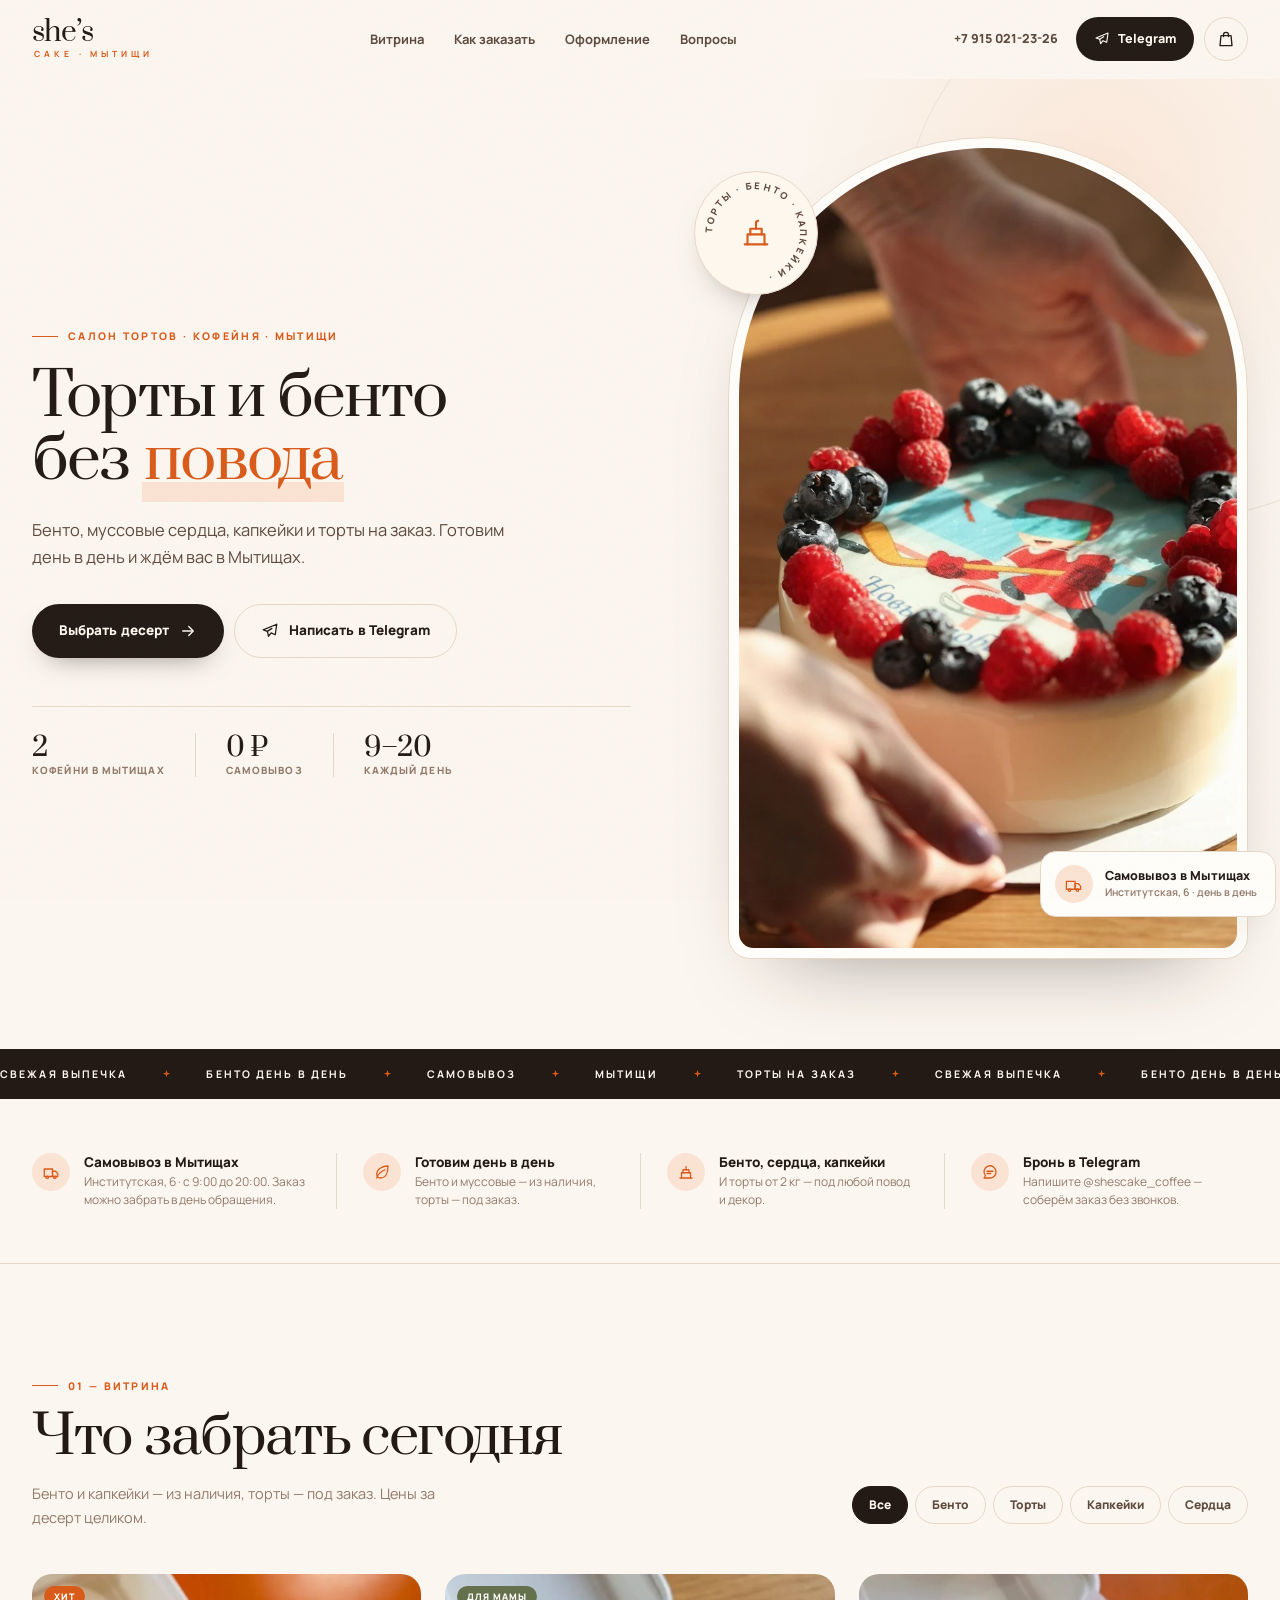
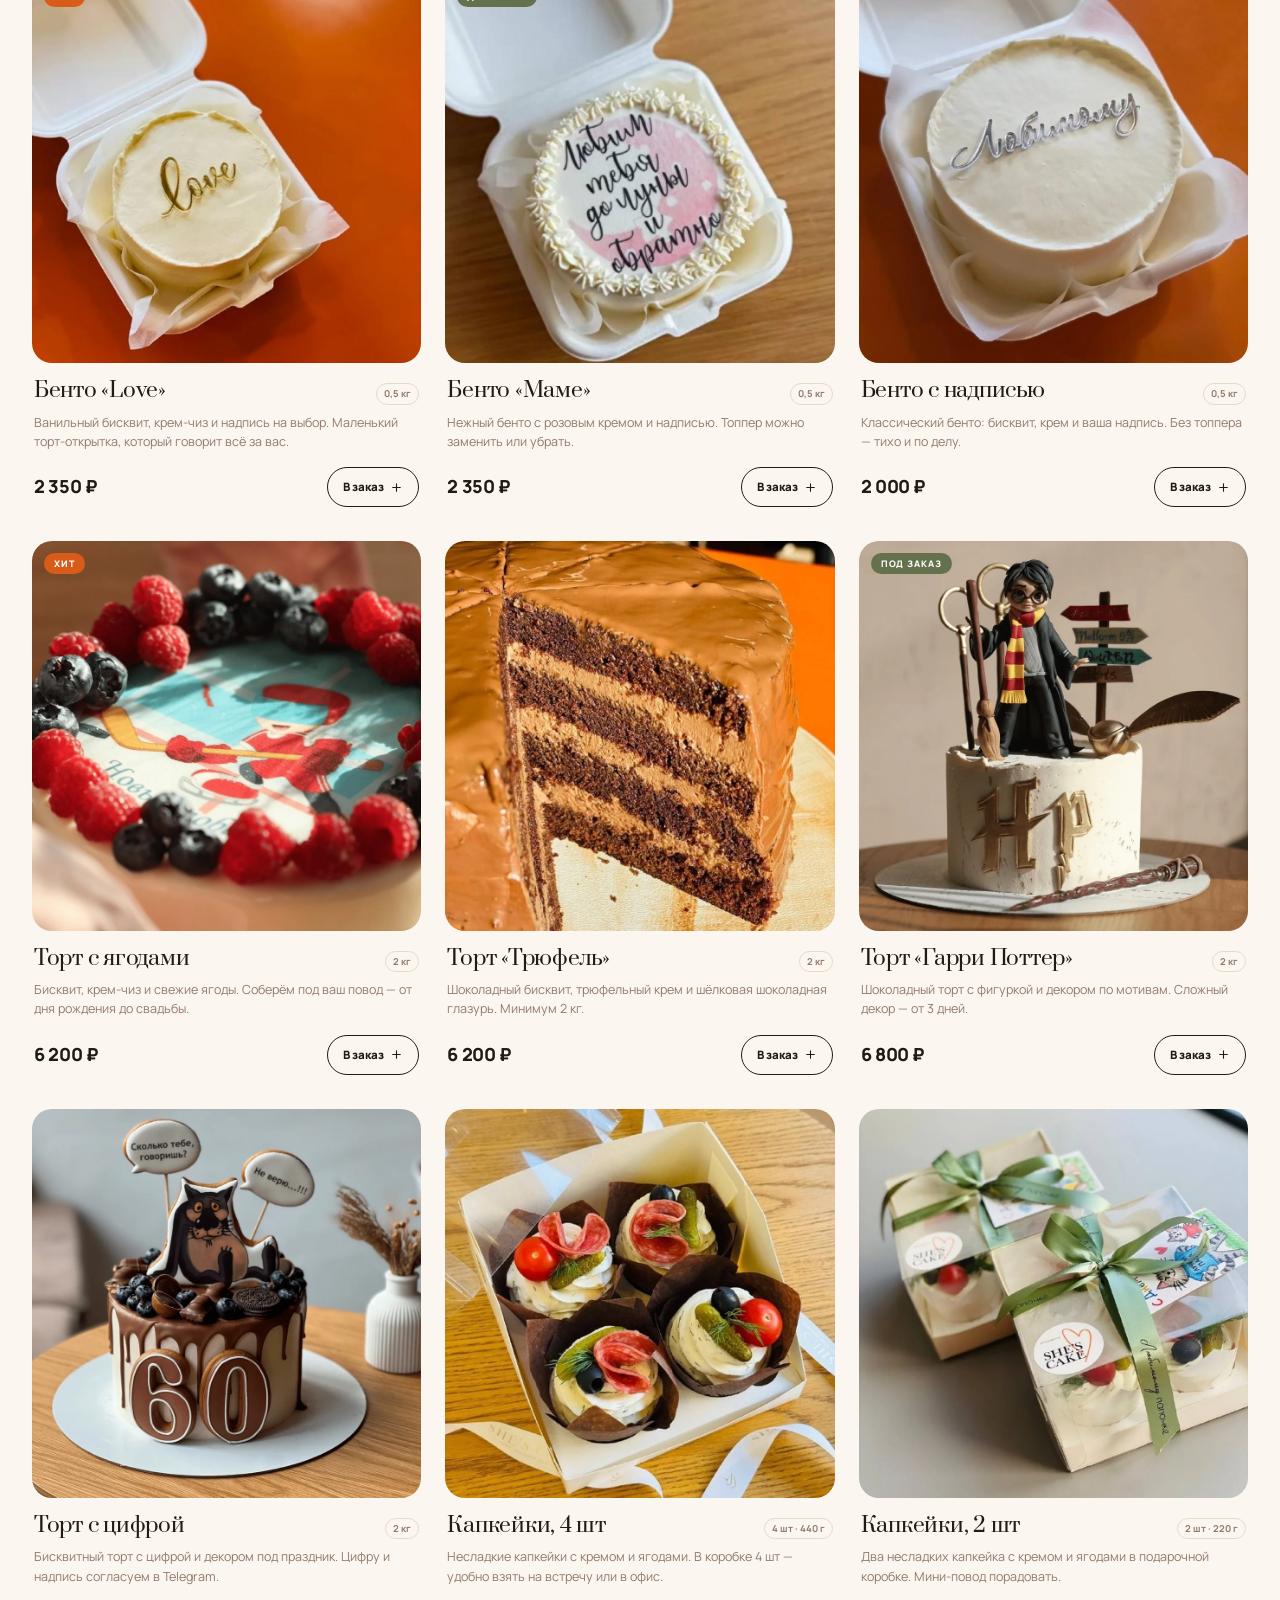
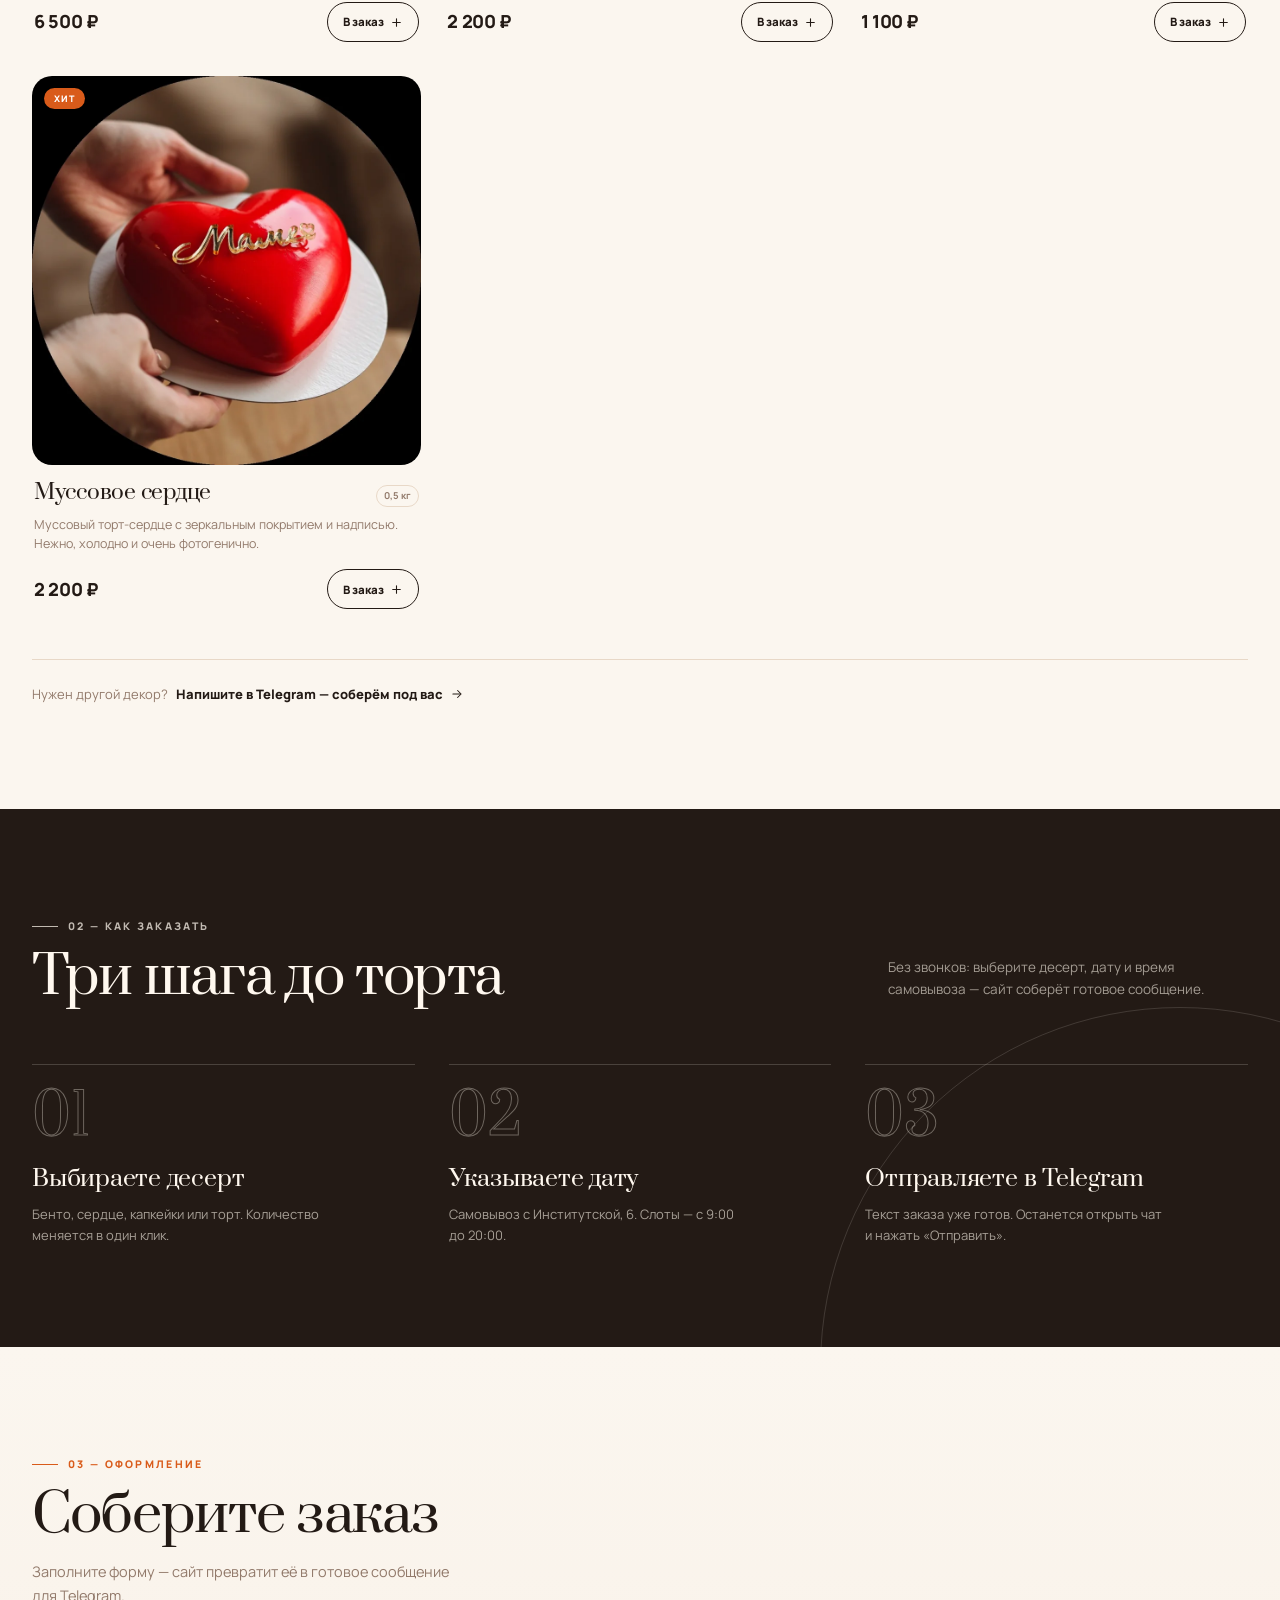
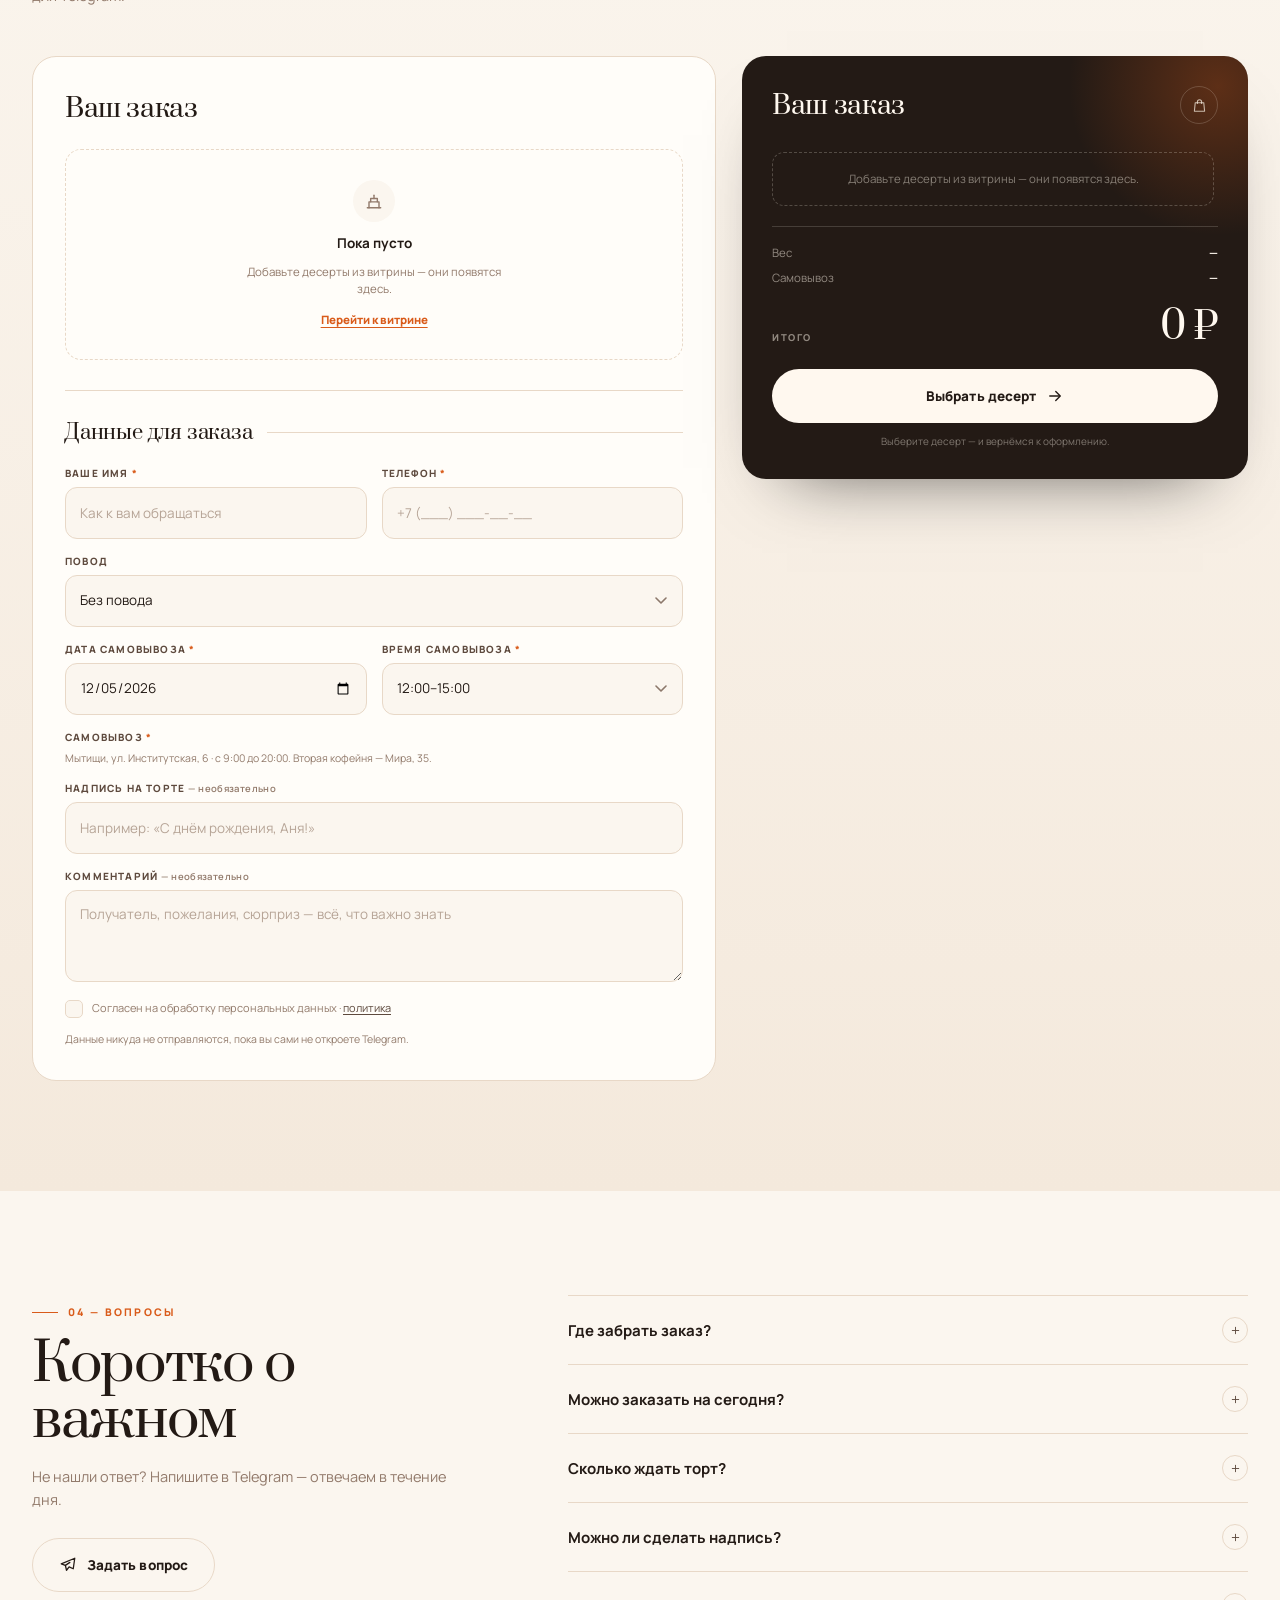
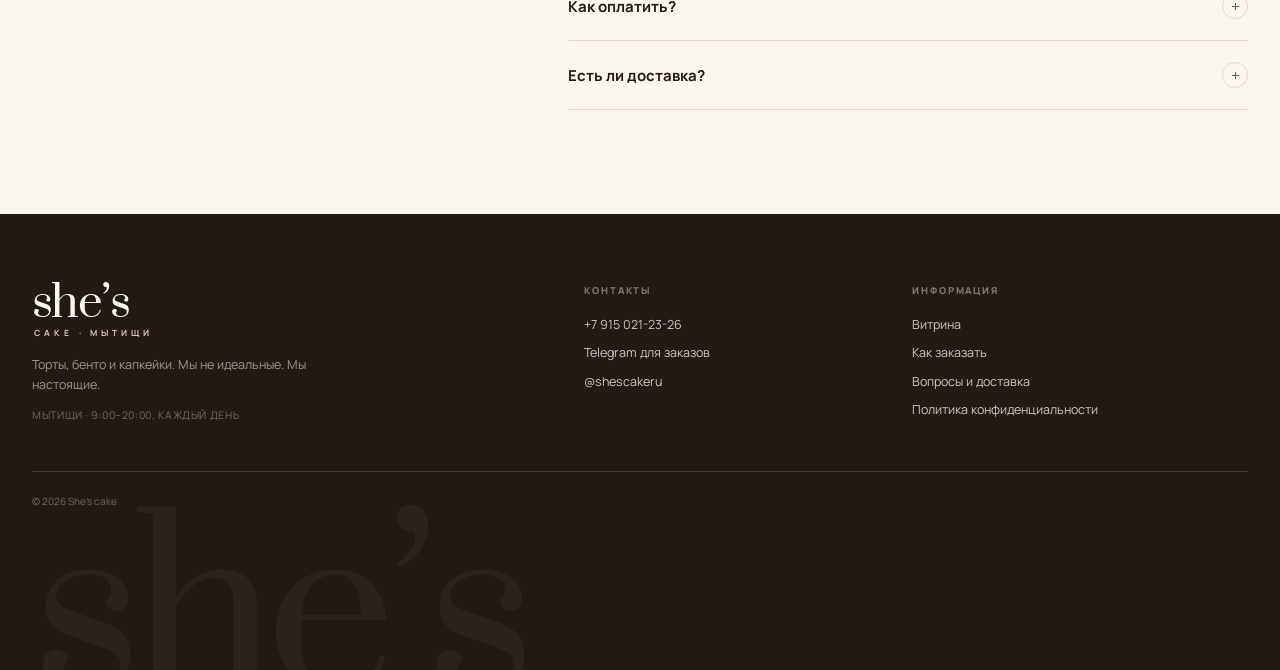
<file: index.html>
<!doctype html>
<html lang="ru">
<head>
  <meta charset="utf-8">
  <meta name="viewport" content="width=device-width, initial-scale=1">
  <title>She’s cake — торты, бенто и капкейки в Мытищах</title>
  <meta name="description" content="Бенто, муссовые сердца, капкейки и торты на заказ. Самовывоз в Мытищах, Институтская, 6. Заказ в Telegram.">
  <meta name="theme-color" content="#FBF6EF">
  <meta name="format-detection" content="telephone=no">

  <meta property="og:type" content="website">
  <meta property="og:locale" content="ru_RU">
  <meta property="og:site_name" content="She’s cake">
  <meta property="og:title" content="She’s cake — торты, бенто и капкейки в Мытищах">
  <meta property="og:description" content="Бенто, муссовые сердца, капкейки и торты на заказ. Самовывоз в Мытищах, Институтская, 6. Заказ в Telegram.">
  <meta property="og:image" content="https://coderrrcoffee.github.io/shescake-site/assets/photos/og.jpg">
  <meta name="twitter:card" content="summary_large_image">

  <link rel="preconnect" href="https://fonts.googleapis.com">
  <link rel="preconnect" href="https://fonts.gstatic.com" crossorigin>
  <link href="https://fonts.googleapis.com/css2?family=Manrope:wght@400;500;600;700;800&family=Prata&display=swap" rel="stylesheet">
  <link rel="stylesheet" href="assets/style.css">
  <link rel="icon" id="favicon" href="data:image/svg+xml,%3Csvg%20xmlns%3D%22http%3A%2F%2Fwww.w3.org%2F2000%2Fsvg%22%20viewBox%3D%220%200%2064%2064%22%3E%3Crect%20width%3D%2264%22%20height%3D%2264%22%20rx%3D%2216%22%20fill%3D%22%23FBF6EF%22%2F%3E%3Ctext%20x%3D%2232%22%20y%3D%2244%22%20font-family%3D%22Georgia%2Cserif%22%20font-size%3D%2236%22%20text-anchor%3D%22middle%22%20fill%3D%22%23D95B1A%22%3ES%3C%2Ftext%3E%3C%2Fsvg%3E">

  <script src="config.js"></script>
  <script>
    /* Красим интерфейс до первой отрисовки — без вспышки чужой темы. */
    (function () {
      var c = window.SITE_CONFIG;
      if (!c || !c.theme) return;
      var r = document.documentElement;
      Object.keys(c.theme).forEach(function (k) {
        r.style.setProperty('--' + k.replace(/[A-Z]/g, function (m) { return '-' + m.toLowerCase(); }), c.theme[k]);
      });
    })();
  </script>

  <script type="application/ld+json">{
  "@context": "https://schema.org",
  "@type": "Bakery",
  "name": "She’s cake",
  "description": "Бенто, муссовые сердца, капкейки и торты на заказ. Самовывоз в Мытищах, Институтская, 6. Заказ в Telegram.",
  "telephone": "+79150212326",
  "priceRange": "1 100–6 800 ₽",
  "servesCuisine": "Десерты, торты, чизкейки",
  "sameAs": [
    "https://t.me/shescakeru",
    "https://t.me/shescake_coffee"
  ],
  "address": {
    "@type": "PostalAddress",
    "addressLocality": "Мытищи",
    "addressCountry": "RU"
  },
  "openingHours": "Mo-Su 09:00-20:00",
  "url": "https://coderrrcoffee.github.io/shescake-site",
  "image": "https://coderrrcoffee.github.io/shescake-site/assets/photos/og.jpg",
  "hasOfferCatalog": {
    "@type": "OfferCatalog",
    "name": "Десерты",
    "itemListElement": [
      {
        "@type": "Offer",
        "position": 1,
        "price": 2350,
        "priceCurrency": "RUB",
        "availability": "https://schema.org/InStock",
        "itemOffered": {
          "@type": "Product",
          "name": "Бенто «Love»",
          "description": "Ванильный бисквит, крем-чиз и надпись на выбор. Маленький торт-открытка, который говорит всё за вас.",
          "image": "https://coderrrcoffee.github.io/shescake-site/assets/photos/bento-love.webp"
        }
      },
      {
        "@type": "Offer",
        "position": 2,
        "price": 2350,
        "priceCurrency": "RUB",
        "availability": "https://schema.org/InStock",
        "itemOffered": {
          "@type": "Product",
          "name": "Бенто «Маме»",
          "description": "Нежный бенто с розовым кремом и надписью. Топпер можно заменить или убрать.",
          "image": "https://coderrrcoffee.github.io/shescake-site/assets/photos/bento-mame.webp"
        }
      },
      {
        "@type": "Offer",
        "position": 3,
        "price": 2000,
        "priceCurrency": "RUB",
        "availability": "https://schema.org/InStock",
        "itemOffered": {
          "@type": "Product",
          "name": "Бенто с надписью",
          "description": "Классический бенто: бисквит, крем и ваша надпись. Без топпера — тихо и по делу.",
          "image": "https://coderrrcoffee.github.io/shescake-site/assets/photos/bento-classic.webp"
        }
      },
      {
        "@type": "Offer",
        "position": 4,
        "price": 6200,
        "priceCurrency": "RUB",
        "availability": "https://schema.org/InStock",
        "itemOffered": {
          "@type": "Product",
          "name": "Торт с ягодами",
          "description": "Бисквит, крем-чиз и свежие ягоды. Соберём под ваш повод — от дня рождения до свадьбы.",
          "image": "https://coderrrcoffee.github.io/shescake-site/assets/photos/cake-berry.webp"
        }
      },
      {
        "@type": "Offer",
        "position": 5,
        "price": 6200,
        "priceCurrency": "RUB",
        "availability": "https://schema.org/InStock",
        "itemOffered": {
          "@type": "Product",
          "name": "Торт «Трюфель»",
          "description": "Шоколадный бисквит, трюфельный крем и шёлковая шоколадная глазурь. Минимум 2 кг.",
          "image": "https://coderrrcoffee.github.io/shescake-site/assets/photos/cake-truffle.webp"
        }
      },
      {
        "@type": "Offer",
        "position": 6,
        "price": 6800,
        "priceCurrency": "RUB",
        "availability": "https://schema.org/InStock",
        "itemOffered": {
          "@type": "Product",
          "name": "Торт «Гарри Поттер»",
          "description": "Шоколадный торт с фигуркой и декором по мотивам. Сложный декор — от 3 дней.",
          "image": "https://coderrrcoffee.github.io/shescake-site/assets/photos/cake-harry.webp"
        }
      },
      {
        "@type": "Offer",
        "position": 7,
        "price": 6500,
        "priceCurrency": "RUB",
        "availability": "https://schema.org/InStock",
        "itemOffered": {
          "@type": "Product",
          "name": "Торт с цифрой",
          "description": "Бисквитный торт с цифрой и декором под праздник. Цифру и надпись согласуем в Telegram.",
          "image": "https://coderrrcoffee.github.io/shescake-site/assets/photos/cake-number.webp"
        }
      },
      {
        "@type": "Offer",
        "position": 8,
        "price": 2200,
        "priceCurrency": "RUB",
        "availability": "https://schema.org/InStock",
        "itemOffered": {
          "@type": "Product",
          "name": "Капкейки, 4 шт",
          "description": "Несладкие капкейки с кремом и ягодами. В коробке 4 шт — удобно взять на встречу или в офис.",
          "image": "https://coderrrcoffee.github.io/shescake-site/assets/photos/cupcakes-4.webp"
        }
      },
      {
        "@type": "Offer",
        "position": 9,
        "price": 1100,
        "priceCurrency": "RUB",
        "availability": "https://schema.org/InStock",
        "itemOffered": {
          "@type": "Product",
          "name": "Капкейки, 2 шт",
          "description": "Два несладких капкейка с кремом и ягодами в подарочной коробке. Мини-повод порадовать.",
          "image": "https://coderrrcoffee.github.io/shescake-site/assets/photos/cupcakes-2.webp"
        }
      },
      {
        "@type": "Offer",
        "position": 10,
        "price": 2200,
        "priceCurrency": "RUB",
        "availability": "https://schema.org/InStock",
        "itemOffered": {
          "@type": "Product",
          "name": "Муссовое сердце",
          "description": "Муссовый торт-сердце с зеркальным покрытием и надписью. Нежно, холодно и очень фотогенично.",
          "image": "https://coderrrcoffee.github.io/shescake-site/assets/photos/heart-red.webp"
        }
      }
    ]
  }
}</script>
</head>
<body>
  <a class="skip-link" href="#catalog">Перейти к витрине</a>

  <header class="site-header" id="top">
    <div class="wrap header-inner">
      <a class="logo" href="#top" aria-label="She’s cake — на главную">
        <span class="logo-line1" data-bind="brand.logoLine1">cheesecake</span>
        <span class="logo-line2" data-bind="brand.logoLine2">kazan</span>
      </a>

      <nav class="nav" aria-label="Основная навигация">
        <a href="#catalog">Витрина</a>
        <a href="#how">Как заказать</a>
        <a href="#order">Оформление</a>
        <a href="#faq">Вопросы</a>
      </nav>

      <div class="header-actions">
        <a class="header-phone js-phone-link" href="tel:+79150212326" data-bind="contacts.phoneDisplay">+7 917 222-56-54</a>
        <a class="header-tg js-tg-link" href="https://t.me/shescake_coffee" target="_blank" rel="noopener" aria-label="Написать в Telegram">
          <svg viewBox="0 0 24 24" fill="none" stroke="currentColor" stroke-width="1.7" stroke-linecap="round" stroke-linejoin="round" aria-hidden="true"><path d="M21 3 3 10.5l5.5 2L10 19l3.5-4.5L19 17 21 3Z"/><path d="m8.5 12.5 6-4"/></svg>
          <span>Telegram</span>
        </a>
        <button class="icon-btn" id="cartBtn" type="button" aria-label="Перейти к оформлению заказа">
          <svg viewBox="0 0 24 24" fill="none" stroke="currentColor" stroke-width="1.6" stroke-linecap="round" stroke-linejoin="round" aria-hidden="true"><path d="M6 8h12l1.2 12H4.8L6 8Z"/><path d="M9 9V7a3 3 0 0 1 6 0v2"/></svg>
          <span class="cart-count" data-cart-count hidden>0</span>
        </button>
      </div>
    </div>
  </header>

  <main>
    <!-- ── Первый экран ────────────────────────────────────── -->
    <section class="hero">
      <div class="wrap hero-grid">
        <div class="hero-copy">
          <p class="eyebrow" data-bind="hero.eyebrow">Кондитерская · Казань</p>
          <h1 data-bind-html="hero.titleHtml">Чизкейки и торты,<br>к которым не нужен <em>повод</em></h1>
          <p class="hero-text" data-bind="hero.text">Более 30 видов десертов. Готовим день в день и привозим бесплатно по Казани.</p>

          <div class="hero-actions">
            <a class="btn btn--primary" href="#catalog">
              <span data-bind="hero.primaryCta">Выбрать десерт</span>
              <svg viewBox="0 0 24 24" fill="none" stroke="currentColor" stroke-width="1.8" stroke-linecap="round" stroke-linejoin="round" aria-hidden="true"><path d="M5 12h13"/><path d="m13 6 6 6-6 6"/></svg>
            </a>
            <a class="btn btn--ghost js-tg-link" href="https://t.me/shescake_coffee" target="_blank" rel="noopener">
              <svg viewBox="0 0 24 24" fill="none" stroke="currentColor" stroke-width="1.7" stroke-linecap="round" stroke-linejoin="round" aria-hidden="true"><path d="M21 3 3 10.5l5.5 2L10 19l3.5-4.5L19 17 21 3Z"/><path d="m8.5 12.5 6-4"/></svg>
              <span data-bind="hero.secondaryCta">Написать в Telegram</span>
            </a>
          </div>

          <div class="hero-stats" id="heroStats"></div>
        </div>

        <div class="hero-visual">
          <div class="hero-frame">
            <img data-bind-src="hero.image" data-bind-alt="hero.imageAlt" src="assets/photos/hero.webp" alt="Ассорти чизкейков" width="640" height="800" fetchpriority="high">
          </div>

          <div class="hero-sticker" aria-hidden="true">
            <svg class="sticker-ring" viewBox="0 0 120 120">
              <defs>
                <path id="stickerPath" d="M60,60 m-43,0 a43,43 0 1,1 86,0 a43,43 0 1,1 -86,0"/>
              </defs>
              <text>
                <textPath href="#stickerPath" startOffset="0" data-bind="hero.sticker">свежая выпечка · каждый день ·</textPath>
              </text>
            </svg>
            <span class="sticker-icon">
              <svg viewBox="0 0 24 24" fill="none" stroke="currentColor" stroke-width="1.5" stroke-linecap="round" stroke-linejoin="round" aria-hidden="true"><path d="M4 20h16"/><path d="M6 20v-7h12v7"/><path d="M8 13V9h8v4"/><path d="M12 9V5"/><path d="M12 5c0-1 .7-1.6 1.5-1.6"/></svg>
            </span>
          </div>

          <div class="hero-badge">
            <span class="hero-badge-icon">
              <svg viewBox="0 0 24 24" fill="none" stroke="currentColor" stroke-width="1.6" stroke-linecap="round" stroke-linejoin="round" aria-hidden="true"><path d="M3 8h11v10H3z"/><path d="M14 11h4l3 3v4h-7z"/><circle cx="7" cy="19" r="1.6"/><circle cx="17" cy="19" r="1.6"/></svg>
            </span>
            <span class="hero-badge-text">
              <strong data-bind="hero.badgeTitle">Бесплатная доставка</strong>
              <span data-bind="hero.badgeText">по Казани · день в день</span>
            </span>
          </div>
        </div>
      </div>
    </section>

    <div class="marquee" aria-hidden="true">
      <div class="marquee-track" id="marqueeTrack"></div>
    </div>

    <!-- ── Преимущества ────────────────────────────────────── -->
    <section class="trust" aria-label="Почему мы">
      <div class="wrap">
        <div class="trust-grid" id="trustGrid"></div>
      </div>
    </section>

    <!-- ── Витрина ─────────────────────────────────────────── -->
    <section class="section catalog" id="catalog">
      <div class="wrap">
        <div class="section-head">
          <div class="section-head-copy">
            <p class="eyebrow" data-bind="catalog.eyebrow">01 — Витрина</p>
            <h2 class="section-title" data-bind="catalog.title">Выберите свой десерт</h2>
            <p class="section-text" data-bind="catalog.text">Цены за десерт целиком или набор.</p>
          </div>
          <div class="filters" id="filters" role="group" aria-label="Категории десертов"></div>
        </div>

        <div class="catalog-grid" id="catalogGrid"></div>

        <noscript>
          <p class="catalog-noscript">Для выбора десертов включите JavaScript — или напишите нам в Telegram, и мы соберём заказ вручную.</p>
        </noscript>

        <p class="catalog-note">
          <span data-bind="catalog.note">Не нашли свой вкус?</span>
          <a class="js-tg-link" href="https://t.me/shescake_coffee" target="_blank" rel="noopener">
            <span data-bind="catalog.noteLink">Напишите в Telegram — соберём под заказ</span>
            <svg viewBox="0 0 24 24" fill="none" stroke="currentColor" stroke-width="1.8" stroke-linecap="round" stroke-linejoin="round" aria-hidden="true"><path d="M5 12h13"/><path d="m13 6 6 6-6 6"/></svg>
          </a>
        </p>
      </div>
    </section>

    <!-- ── Как заказать ────────────────────────────────────── -->
    <section class="how" id="how">
      <div class="wrap">
        <div class="how-head">
          <div>
            <p class="eyebrow eyebrow--light" data-bind="steps.eyebrow">02 — Как заказать</p>
            <h2 class="section-title" data-bind="steps.title">Три шага до десерта</h2>
          </div>
          <p class="how-text" data-bind="steps.text">Выберите десерты, укажите детали — и отправьте готовый заказ в Telegram.</p>
        </div>
        <div class="how-grid" id="stepsGrid"></div>
      </div>
    </section>

    <!-- ── Оформление ──────────────────────────────────────── -->
    <section class="order-section" id="order">
      <div class="wrap">
        <div class="section-head">
          <div class="section-head-copy">
            <p class="eyebrow" data-bind="order.eyebrow">03 — Оформление</p>
            <h2 class="section-title" data-bind="order.title">Соберите заказ</h2>
            <p class="section-text" data-bind="order.text">Заполните форму — сайт превратит её в готовое сообщение для Telegram.</p>
          </div>
        </div>

        <div class="order-grid">
          <div class="order-card">
            <div class="order-card-head">
              <h3 data-bind="order.summaryTitle">Ваш заказ</h3>
              <span class="order-card-count" id="cartHeadCount"></span>
            </div>

            <div id="orderItems" aria-live="polite"></div>

            <div class="form-title">
              <h3 data-bind="order.formTitle">Данные для доставки</h3>
            </div>

            <form id="orderForm" novalidate autocomplete="on">
              <div class="form-grid">
                <div class="field" data-field="name">
                  <label for="name">Ваше имя <span class="req">*</span></label>
                  <input id="name" name="name" type="text" autocomplete="name" placeholder="Как к вам обращаться" maxlength="60">
                  <span class="field-error" id="nameError"></span>
                </div>

                <div class="field" data-field="phone">
                  <label for="phone">Телефон <span class="req">*</span></label>
                  <input id="phone" name="phone" type="tel" inputmode="tel" autocomplete="tel" placeholder="+7 (___) ___-__-__" maxlength="18">
                  <span class="field-error" id="phoneError"></span>
                </div>

                <div class="field field--full" data-field="occasion">
                  <label for="occasion">Повод</label>
                  <select id="occasion" name="occasion"></select>
                </div>

                <div class="field" data-field="date">
                  <label for="date"><span data-bind="delivery.dateLabel">Дата доставки</span> <span class="req">*</span></label>
                  <input id="date" name="date" type="date">
                  <span class="field-error" id="dateError"></span>
                </div>

                <div class="field" data-field="time">
                  <label for="time"><span data-bind="delivery.timeLabel">Удобное время</span> <span class="req">*</span></label>
                  <select id="time" name="time"></select>
                  <span class="field-hint" id="timeHint"></span>
                  <span class="field-error" id="timeError"></span>
                </div>

                <div class="field field--full" data-field="method">
                  <label><span data-bind="delivery.methodLabel">Способ получения</span> <span class="req">*</span></label>
                  <div class="segmented" role="radiogroup" aria-label="Способ получения">
                    <label>
                      <input type="radio" name="method" value="delivery" checked>
                      <span>Доставка</span>
                    </label>
                    <label>
                      <input type="radio" name="method" value="pickup">
                      <span>Самовывоз</span>
                    </label>
                  </div>
                  <span class="field-hint" id="pickupHint" hidden></span>
                </div>

                <div class="field field--full" data-field="address" id="addressField">
                  <label for="address">Адрес доставки <span class="req">*</span></label>
                  <input id="address" name="address" type="text" autocomplete="street-address" placeholder="Улица, дом, квартира" maxlength="160">
                  <span class="field-error" id="addressError"></span>
                </div>

                <div class="field field--full" data-field="inscription" id="inscriptionField">
                  <label for="inscription">Надпись на торте <span class="optional">— необязательно</span></label>
                  <input id="inscription" name="inscription" type="text" placeholder="Например: «С днём рождения, Аня!»" maxlength="80">
                </div>

                <div class="field field--full" data-field="comment">
                  <label for="comment">Комментарий <span class="optional">— необязательно</span></label>
                  <textarea id="comment" name="comment" rows="3" placeholder="Получатель, пожелания, сюрприз — всё, что важно знать" maxlength="500"></textarea>
                </div>
              </div>

              <div class="consent-wrap" data-field="consent">
                <label class="consent">
                  <input type="checkbox" id="consent" name="consent">
                  <span><span data-bind="order.consent">Согласен на обработку персональных данных</span> · <a href="privacy.html" target="_blank" rel="noopener">политика</a></span>
                </label>
                <span class="field-error" id="consentError"></span>
              </div>

              <p class="form-note">Данные никуда не отправляются, пока вы сами не откроете Telegram.</p>
              <button type="submit" class="sr-only">Оформить заказ</button>
            </form>
          </div>

          <aside class="summary" id="summary" aria-label="Итог заказа">
            <div class="summary-head">
              <div>
                <h3 data-bind="order.summaryTitle">Ваш заказ</h3>
                <p class="summary-count" id="summaryCount"></p>
              </div>
              <span class="summary-icon" aria-hidden="true">
                <svg viewBox="0 0 24 24" fill="none" stroke="currentColor" stroke-width="1.5" stroke-linecap="round" stroke-linejoin="round"><path d="M6 8h12l1.2 12H4.8L6 8Z"/><path d="M9 9V7a3 3 0 0 1 6 0v2"/></svg>
              </span>
            </div>

            <div class="summary-list" id="summaryList"></div>

            <div class="summary-totals">
              <div class="summary-row"><span>Вес</span><b id="summaryWeight">—</b></div>
              <div class="summary-row"><span data-bind="delivery.summaryLabel">Доставка</span><b id="summaryDelivery">—</b></div>
              <div class="summary-total">
                <span>Итого</span>
                <strong id="summaryTotal">0 ₽</strong>
              </div>
            </div>

            <button class="btn btn--light" id="checkoutBtn" type="button">
              <span data-bind="order.submit">Оформить в Telegram</span>
              <svg viewBox="0 0 24 24" fill="none" stroke="currentColor" stroke-width="1.8" stroke-linecap="round" stroke-linejoin="round" aria-hidden="true"><path d="M5 12h13"/><path d="m13 6 6 6-6 6"/></svg>
            </button>
            <p class="summary-note" data-bind="order.submitNote">Откроется чат с продавцом, текст заказа уже будет вставлен.</p>
          </aside>
        </div>
      </div>
    </section>

    <!-- ── FAQ ─────────────────────────────────────────────── -->
    <section class="section faq" id="faq">
      <div class="wrap faq-grid">
        <div class="faq-copy">
          <p class="eyebrow" data-bind="faq.eyebrow">04 — Вопросы</p>
          <h2 class="section-title" data-bind="faq.title">Коротко о важном</h2>
          <p class="section-text" data-bind="faq.text">Не нашли ответ? Напишите в Telegram — отвечаем моментально.</p>
          <a class="btn btn--ghost js-tg-link" href="https://t.me/shescake_coffee" target="_blank" rel="noopener">
            <svg viewBox="0 0 24 24" fill="none" stroke="currentColor" stroke-width="1.7" stroke-linecap="round" stroke-linejoin="round" aria-hidden="true"><path d="M21 3 3 10.5l5.5 2L10 19l3.5-4.5L19 17 21 3Z"/><path d="m8.5 12.5 6-4"/></svg>
            <span>Задать вопрос</span>
          </a>
        </div>
        <div class="faq-list" id="faqList"></div>
      </div>
    </section>
  </main>

  <footer class="footer" id="contacts">
    <div class="wrap">
      <div class="footer-top">
        <div>
          <a class="logo logo--footer" href="#top" aria-label="She’s cake — наверх">
            <span class="logo-line1" data-bind="brand.logoLine1">cheesecake</span>
            <span class="logo-line2" data-bind="brand.logoLine2">kazan</span>
          </a>
          <p class="footer-note" data-bind="footer.note">Десерты, которые не нужно искать повода.</p>
          <p class="footer-city"><span data-bind="brand.city">Казань</span> · <span data-bind="delivery.hours">8:00–20:00</span>, <span data-bind="delivery.days">каждый день</span></p>
        </div>

        <div>
          <h4>Контакты</h4>
          <div class="footer-links">
            <a class="js-phone-link" href="tel:+79150212326" data-bind="contacts.phoneDisplay">+7 917 222-56-54</a>
            <a class="js-tg-link" href="https://t.me/shescake_coffee" target="_blank" rel="noopener">Telegram для заказов</a>
            <a class="js-channel-link" href="https://t.me/shescakeru" target="_blank" rel="noopener" data-bind="contacts.telegramChannelLabel">@cheesecakekazan</a>
          </div>
        </div>

        <div>
          <h4>Информация</h4>
          <div class="footer-links">
            <a href="#catalog">Витрина</a>
            <a href="#how">Как заказать</a>
            <a href="#faq">Вопросы и доставка</a>
            <a href="privacy.html">Политика конфиденциальности</a>
          </div>
        </div>
      </div>

      <div class="footer-bottom">
        <span>© <span id="year"></span> <span data-bind="brand.name">Cheesecake Kazan</span></span>
        <span data-bind="footer.credit"></span>
      </div>

      <div class="footer-watermark" aria-hidden="true" data-bind="brand.logoLine1">cheesecake</div>
    </div>
  </footer>

  <div class="mobile-bar" id="mobileBar" aria-hidden="true">
    <div>
      <div class="mobile-bar-meta" id="mobileBarMeta">0 десертов</div>
      <div class="mobile-bar-total" id="mobileBarTotal">0 ₽</div>
    </div>
    <button class="btn" id="mobileBarBtn" type="button">
      Оформить
      <svg viewBox="0 0 24 24" fill="none" stroke="currentColor" stroke-width="1.8" stroke-linecap="round" stroke-linejoin="round" aria-hidden="true"><path d="M5 12h13"/><path d="m13 6 6 6-6 6"/></svg>
    </button>
  </div>

  <div class="toast" id="toast" role="status" aria-live="polite"></div>

  <dialog class="modal" id="orderModal" aria-labelledby="modalTitle">
    <div class="modal-card">
      <button class="modal-close" id="modalClose" type="button" aria-label="Закрыть">
        <svg viewBox="0 0 24 24" fill="none" stroke="currentColor" stroke-width="1.8" stroke-linecap="round" aria-hidden="true"><path d="M6 6l12 12M18 6 6 18"/></svg>
      </button>

      <div class="modal-icon" aria-hidden="true">
        <svg viewBox="0 0 24 24" fill="none" stroke="currentColor" stroke-width="2" stroke-linecap="round" stroke-linejoin="round"><path d="m5 12 4.5 4.5L19 7"/></svg>
      </div>

      <h2 id="modalTitle">Заказ собран</h2>
      <p>Осталось отправить его в Telegram — текст уже готов.</p>

      <pre id="orderText"></pre>

      <div class="modal-actions">
        <a class="btn btn--primary" id="tgSend" href="#" target="_blank" rel="noopener">
          <svg viewBox="0 0 24 24" fill="none" stroke="currentColor" stroke-width="1.7" stroke-linecap="round" stroke-linejoin="round" aria-hidden="true"><path d="M21 3 3 10.5l5.5 2L10 19l3.5-4.5L19 17 21 3Z"/><path d="m8.5 12.5 6-4"/></svg>
          Открыть Telegram
        </a>
        <button class="btn btn--ghost" id="copyBtn" type="button">Скопировать текст</button>
      </div>

      <p class="modal-hint">Если Telegram не открылся, скопируйте текст и вставьте его в чат вручную.</p>
    </div>
  </dialog>

  <script type="application/json" id="catalogFallback">{"products":[{"id":"bento-love","name":"Бенто «Love»","desc":"Ванильный бисквит, крем-чиз и надпись на выбор. Маленький торт-открытка, который говорит всё за вас.","price":2350,"weight":500,"weightLabel":"0,5 кг","unit":"шт","category":"bento","image":"assets/photos/bento-love.webp","badge":"Хит","badgeTone":"accent","available":true},{"id":"bento-mame","name":"Бенто «Маме»","desc":"Нежный бенто с розовым кремом и надписью. Топпер можно заменить или убрать.","price":2350,"weight":500,"weightLabel":"0,5 кг","unit":"шт","category":"bento","image":"assets/photos/bento-mame.webp","badge":"Для мамы","badgeTone":"green","available":true},{"id":"bento-classic","name":"Бенто с надписью","desc":"Классический бенто: бисквит, крем и ваша надпись. Без топпера — тихо и по делу.","price":2000,"weight":500,"weightLabel":"0,5 кг","unit":"шт","category":"bento","image":"assets/photos/bento-classic.webp","badge":"","badgeTone":"accent","available":true},{"id":"cake-berry","name":"Торт с ягодами","desc":"Бисквит, крем-чиз и свежие ягоды. Соберём под ваш повод — от дня рождения до свадьбы.","price":6200,"weight":2000,"weightLabel":"2 кг","unit":"шт","category":"cakes","image":"assets/photos/cake-berry.webp","badge":"Хит","badgeTone":"accent","available":true},{"id":"cake-truffle","name":"Торт «Трюфель»","desc":"Шоколадный бисквит, трюфельный крем и шёлковая шоколадная глазурь. Минимум 2 кг.","price":6200,"weight":2000,"weightLabel":"2 кг","unit":"шт","category":"cakes","image":"assets/photos/cake-truffle.webp","badge":"","badgeTone":"accent","available":true},{"id":"cake-harry","name":"Торт «Гарри Поттер»","desc":"Шоколадный торт с фигуркой и декором по мотивам. Сложный декор — от 3 дней.","price":6800,"weight":2000,"weightLabel":"2 кг","unit":"шт","category":"cakes","image":"assets/photos/cake-harry.webp","badge":"Под заказ","badgeTone":"green","available":true},{"id":"cake-number","name":"Торт с цифрой","desc":"Бисквитный торт с цифрой и декором под праздник. Цифру и надпись согласуем в Telegram.","price":6500,"weight":2000,"weightLabel":"2 кг","unit":"шт","category":"cakes","image":"assets/photos/cake-number.webp","badge":"","badgeTone":"accent","available":true},{"id":"cupcakes-4","name":"Капкейки, 4 шт","desc":"Несладкие капкейки с кремом и ягодами. В коробке 4 шт — удобно взять на встречу или в офис.","price":2200,"weight":440,"weightLabel":"4 шт · 440 г","unit":"набор","category":"cupcakes","image":"assets/photos/cupcakes-4.webp","badge":"","badgeTone":"accent","available":true},{"id":"cupcakes-2","name":"Капкейки, 2 шт","desc":"Два несладких капкейка с кремом и ягодами в подарочной коробке. Мини-повод порадовать.","price":1100,"weight":220,"weightLabel":"2 шт · 220 г","unit":"набор","category":"cupcakes","image":"assets/photos/cupcakes-2.webp","badge":"","badgeTone":"accent","available":true},{"id":"heart-red","name":"Муссовое сердце","desc":"Муссовый торт-сердце с зеркальным покрытием и надписью. Нежно, холодно и очень фотогенично.","price":2200,"weight":500,"weightLabel":"0,5 кг","unit":"шт","category":"hearts","image":"assets/photos/heart-red.webp","badge":"Хит","badgeTone":"accent","available":true}]}</script>
  <script src="assets/app.js"></script>
</body>
</html>
</file>
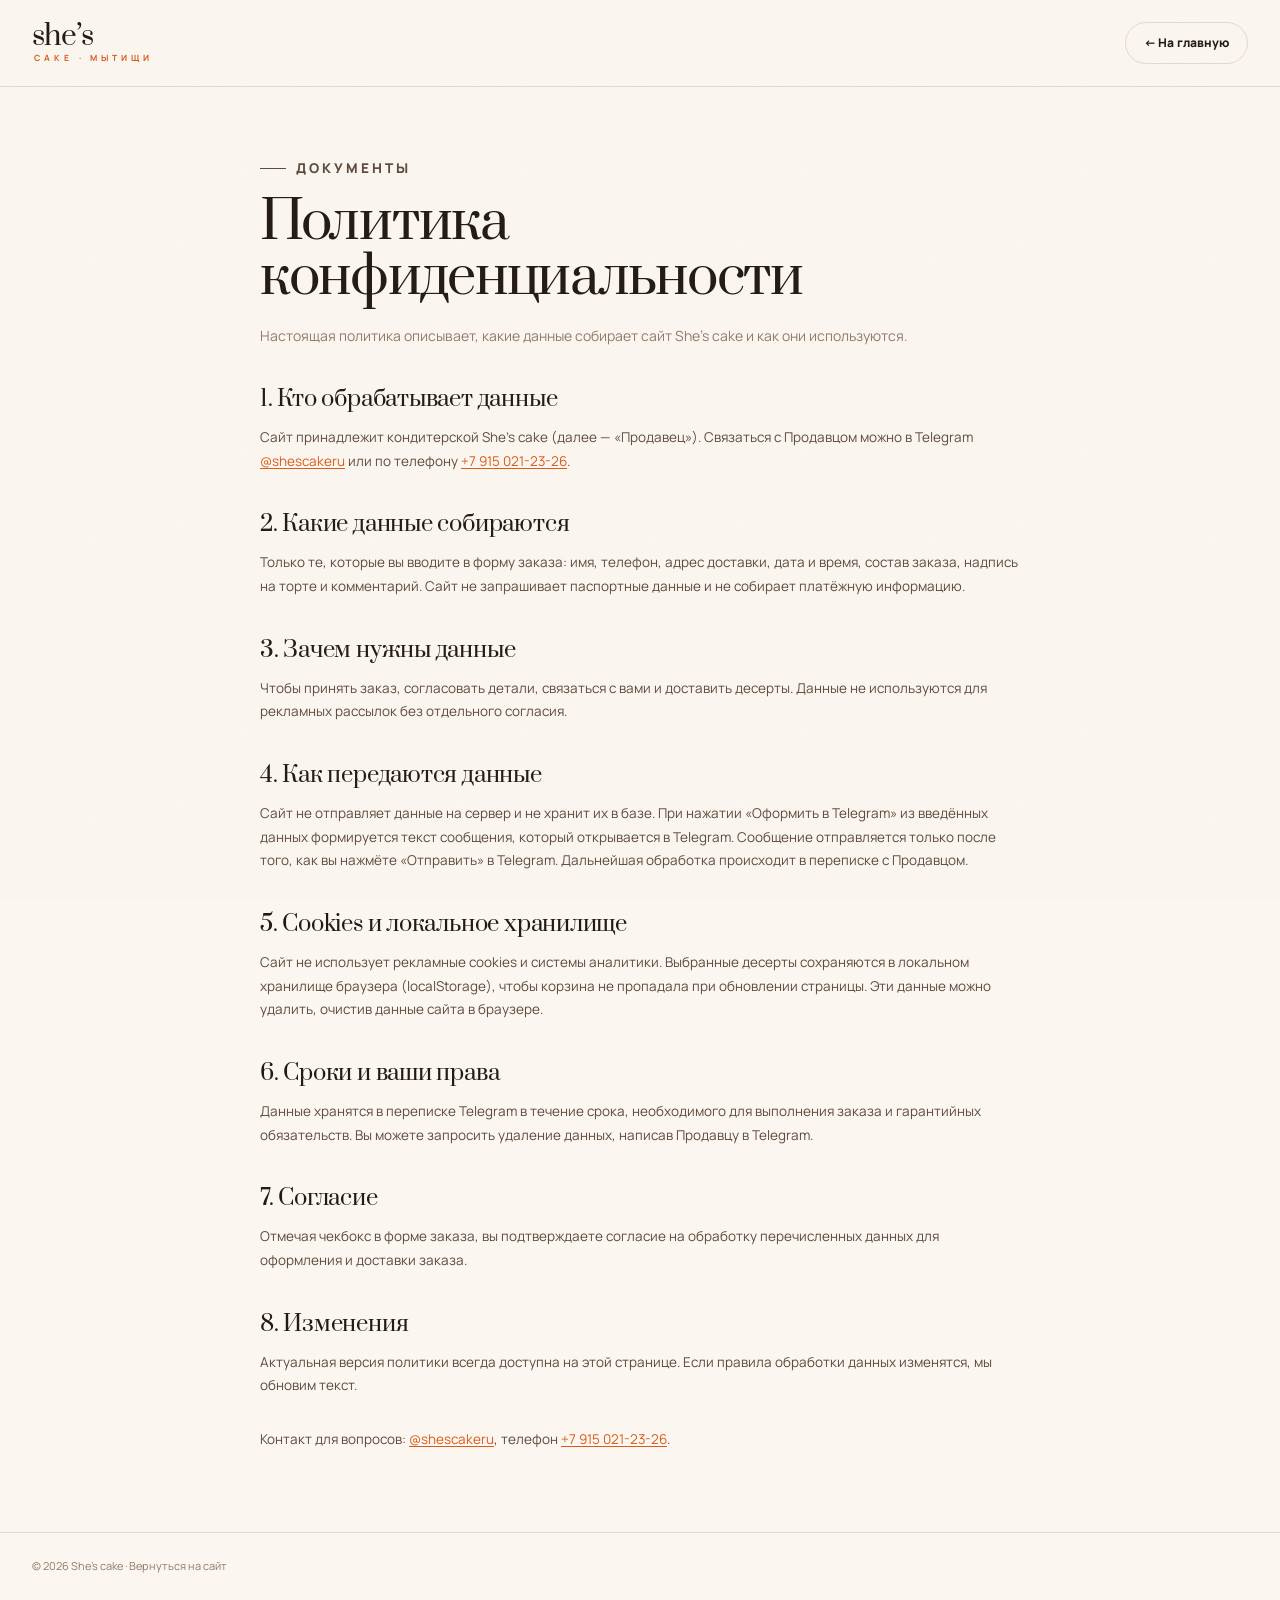
<file: privacy.html>
<!doctype html>
<html lang="ru">
<head>
  <meta charset="utf-8">
  <meta name="viewport" content="width=device-width, initial-scale=1">
  <title>Политика конфиденциальности — She’s cake</title>
  <meta name="description" content="Как сайт She’s cake обращается с данными покупателей.">
  <meta name="theme-color" content="#FBF6EF">
  <meta name="robots" content="noindex">
  <link rel="preconnect" href="https://fonts.googleapis.com">
  <link rel="preconnect" href="https://fonts.gstatic.com" crossorigin>
  <link href="https://fonts.googleapis.com/css2?family=Manrope:wght@400;500;600;700;800&family=Prata&display=swap" rel="stylesheet">
  <link rel="stylesheet" href="assets/style.css">
  <link rel="icon" id="favicon" href="data:image/svg+xml,%3Csvg xmlns='http://www.w3.org/2000/svg' viewBox='0 0 64 64'%3E%3Crect width='64' height='64' rx='16' fill='%23F8F2E8'/%3E%3Ctext x='32' y='44' font-family='Georgia,serif' font-size='36' text-anchor='middle' fill='%23A63D2F'%3Ec%3C/text%3E%3C/svg%3E">
  <script src="config.js"></script>
  <script>
    (function () {
      var c = window.SITE_CONFIG;
      if (!c || !c.theme) return;
      Object.keys(c.theme).forEach(function (k) {
        document.documentElement.style.setProperty('--' + k.replace(/[A-Z]/g, function (m) { return '-' + m.toLowerCase(); }), c.theme[k]);
      });
    })();
  </script>
</head>
<body class="legal-page">
  <header class="legal-header">
    <div class="wrap">
      <a class="logo" href="index.html" aria-label="She’s cake — на главную">
        <span class="logo-line1" data-bind="brand.logoLine1">cheesecake</span>
        <span class="logo-line2" data-bind="brand.logoLine2">kazan</span>
      </a>
      <a class="btn btn--ghost" href="index.html">← На главную</a>
    </div>
  </header>

  <main class="legal-main wrap">
    <p class="eyebrow">Документы</p>
    <h1>Политика конфиденциальности</h1>
    <p class="legal-lead">Настоящая политика описывает, какие данные собирает сайт <span data-bind="brand.name">Cheesecake Kazan</span> и как они используются.</p>

    <h2>1. Кто обрабатывает данные</h2>
    <p>Сайт принадлежит кондитерской <span data-bind="brand.name">Cheesecake Kazan</span> (далее — «Продавец»). Связаться с Продавцом можно в Telegram <a class="js-tg-link" href="https://t.me/shescake_coffee" target="_blank" rel="noopener"><span data-bind="contacts.telegramChannelLabel">@cheesecakekazan</span></a> или по телефону <a class="js-phone-link" href="tel:+79150212326" data-bind="contacts.phoneDisplay">+7 917 222-56-54</a>.</p>

    <h2>2. Какие данные собираются</h2>
    <p>Только те, которые вы вводите в форму заказа: имя, телефон, адрес доставки, дата и время, состав заказа, надпись на торте и комментарий. Сайт не запрашивает паспортные данные и не собирает платёжную информацию.</p>

    <h2>3. Зачем нужны данные</h2>
    <p>Чтобы принять заказ, согласовать детали, связаться с вами и доставить десерты. Данные не используются для рекламных рассылок без отдельного согласия.</p>

    <h2>4. Как передаются данные</h2>
    <p>Сайт не отправляет данные на сервер и не хранит их в базе. При нажатии «Оформить в Telegram» из введённых данных формируется текст сообщения, который открывается в Telegram. Сообщение отправляется только после того, как вы нажмёте «Отправить» в Telegram. Дальнейшая обработка происходит в переписке с Продавцом.</p>

    <h2>5. Cookies и локальное хранилище</h2>
    <p>Сайт не использует рекламные cookies и системы аналитики. Выбранные десерты сохраняются в локальном хранилище браузера (localStorage), чтобы корзина не пропадала при обновлении страницы. Эти данные можно удалить, очистив данные сайта в браузере.</p>

    <h2>6. Сроки и ваши права</h2>
    <p>Данные хранятся в переписке Telegram в течение срока, необходимого для выполнения заказа и гарантийных обязательств. Вы можете запросить удаление данных, написав Продавцу в Telegram.</p>

    <h2>7. Согласие</h2>
    <p>Отмечая чекбокс в форме заказа, вы подтверждаете согласие на обработку перечисленных данных для оформления и доставки заказа.</p>

    <h2>8. Изменения</h2>
    <p>Актуальная версия политики всегда доступна на этой странице. Если правила обработки данных изменятся, мы обновим текст.</p>

    <p style="margin-top: 30px;">Контакт для вопросов: <a class="js-tg-link" href="https://t.me/shescake_coffee" target="_blank" rel="noopener"><span data-bind="contacts.telegramChannelLabel">@cheesecakekazan</span></a>, телефон <a class="js-phone-link" href="tel:+79150212326" data-bind="contacts.phoneDisplay">+7 917 222-56-54</a>.</p>
  </main>

  <footer class="legal-footer">
    <div class="wrap">© <span id="year"></span> <span data-bind="brand.name">Cheesecake Kazan</span> · <a href="index.html">Вернуться на сайт</a></div>
  </footer>

  <script src="assets/privacy.js"></script>
</body>
</html>
</file>
<file: assets/style.css>
/* ============================================================
   SWEET ORDER — универсальный стиль сайта-витрины кондитера
   Цвета приходят из config.js через CSS-переменные.
   ============================================================ */

:root {
  --bg: #f8f2e8;
  --bg-alt: #f1e6d7;
  --surface: #fffdf8;
  --ink: #241a15;
  --ink-soft: #5d4b41;
  --muted: #8c786b;
  --line: #e4d6c5;
  --accent: #a63d2f;
  --accent-soft: #f2dcd4;
  --green: #77864f;
  --dark: #241a15;
  --cream: #fff8ec;
  --radius: 22px;
  --wrap: 1240px;
  --font-display: "Prata", "Times New Roman", Georgia, serif;
  --font-body: "Manrope", -apple-system, BlinkMacSystemFont, "Segoe UI", Arial, sans-serif;
}

*,
*::before,
*::after { box-sizing: border-box; }

html {
  overflow-x: hidden;
  overflow-x: clip;
  scroll-behavior: smooth;
  scroll-padding-top: 92px;
  -webkit-text-size-adjust: 100%;
}

body {
  margin: 0;
  overflow-x: clip;
  background: var(--bg);
  color: var(--ink);
  font-family: var(--font-body);
  font-size: 16px;
  line-height: 1.55;
  -webkit-font-smoothing: antialiased;
  -moz-osx-font-smoothing: grayscale;
}

body.modal-open { overflow: hidden; }

h1, h2, h3, h4, p { margin: 0; }
img { display: block; max-width: 100%; }
a { color: inherit; text-decoration: none; }
button, input, select, textarea { font: inherit; color: inherit; }
button { cursor: pointer; }
[hidden] { display: none !important; }

::selection { background: var(--accent); color: var(--cream); }

:focus-visible {
  outline: 2px solid var(--accent);
  outline-offset: 3px;
  border-radius: 4px;
}

/* Лёгкое зерно поверх фона — добавляет «бумажную» фактуру. */
body::after {
  content: "";
  position: fixed;
  inset: 0;
  z-index: 999;
  pointer-events: none;
  opacity: .028;
  background-image: url("data:image/svg+xml,%3Csvg xmlns='http://www.w3.org/2000/svg' width='140' height='140'%3E%3Cfilter id='n'%3E%3CfeTurbulence type='fractalNoise' baseFrequency='.85' numOctaves='3' stitchTiles='stitch'/%3E%3C/filter%3E%3Crect width='100%25' height='100%25' filter='url(%23n)'/%3E%3C/svg%3E");
}

.wrap {
  width: min(var(--wrap), calc(100% - 64px));
  margin-inline: auto;
}

.sr-only {
  position: absolute;
  width: 1px;
  height: 1px;
  padding: 0;
  margin: -1px;
  overflow: hidden;
  clip: rect(0 0 0 0);
  white-space: nowrap;
  border: 0;
}

.skip-link {
  position: fixed;
  top: 10px;
  left: 10px;
  z-index: 1000;
  padding: 12px 18px;
  border-radius: 10px;
  background: var(--ink);
  color: var(--cream);
  font-size: 13px;
  font-weight: 700;
  transform: translateY(-160%);
  transition: transform .2s;
}
.skip-link:focus { transform: translateY(0); }

/* ── Типографика ─────────────────────────────────────────── */

.eyebrow {
  display: inline-flex;
  align-items: center;
  gap: 10px;
  margin: 0;
  color: var(--accent);
  font-size: 10.5px;
  font-weight: 800;
  letter-spacing: .22em;
  text-transform: uppercase;
}
.eyebrow::before {
  content: "";
  width: 26px;
  height: 1px;
  background: currentColor;
  flex: 0 0 auto;
}
.eyebrow--light { color: var(--cream); opacity: .72; }

.section-title {
  margin-top: 16px;
  font-family: var(--font-display);
  font-weight: 400;
  font-size: clamp(34px, 4.2vw, 56px);
  line-height: 1.04;
  letter-spacing: -.025em;
}

.section-text {
  max-width: 430px;
  margin-top: 16px;
  color: var(--muted);
  font-size: 14.5px;
  line-height: 1.65;
}

.section { padding: 104px 0; }

/* ── Кнопки ──────────────────────────────────────────────── */

.btn {
  display: inline-flex;
  align-items: center;
  justify-content: center;
  gap: 10px;
  min-height: 54px;
  padding: 0 26px;
  border: 1px solid transparent;
  border-radius: 100px;
  background: transparent;
  color: var(--ink);
  font-size: 13.5px;
  font-weight: 800;
  letter-spacing: .005em;
  line-height: 1;
  text-align: center;
  transition: background-color .25s, color .25s, border-color .25s, transform .25s, box-shadow .25s;
}
.btn svg { width: 18px; height: 18px; flex: 0 0 auto; }
.btn:hover { transform: translateY(-1px); }
.btn:active { transform: translateY(0); }
.btn:disabled { opacity: .45; cursor: not-allowed; transform: none; }

.btn--primary {
  background: var(--ink);
  color: var(--cream);
  box-shadow: 0 12px 28px -16px rgba(36, 26, 21, .6);
}
.btn--primary:hover { background: var(--accent); box-shadow: 0 16px 34px -16px rgba(166, 61, 47, .55); }

.btn--ghost {
  border-color: var(--line);
  background: transparent;
}
.btn--ghost:hover { border-color: var(--ink); background: var(--surface); }

.btn--light {
  background: var(--cream);
  color: var(--ink);
}
.btn--light:hover { background: var(--accent); color: var(--cream); }

/* ── Шапка ───────────────────────────────────────────────── */

.site-header {
  position: sticky;
  top: 0;
  z-index: 50;
  background: var(--bg);
  border-bottom: 1px solid transparent;
  transition: background-color .3s, border-color .3s, box-shadow .3s;
}
@supports (background: color-mix(in srgb, red 50%, transparent)) {
  .site-header { background: color-mix(in srgb, var(--bg) 84%, transparent); backdrop-filter: blur(16px); }
  .site-header.is-scrolled { background: color-mix(in srgb, var(--bg) 96%, transparent); }
}
.site-header.is-scrolled {
  border-bottom-color: var(--line);
  box-shadow: 0 10px 30px -24px rgba(36, 26, 21, .4);
}

.header-inner {
  display: flex;
  align-items: center;
  justify-content: space-between;
  gap: 24px;
  height: 78px;
}

.logo {
  display: inline-flex;
  flex-direction: column;
  flex: 0 0 auto;
  line-height: 1;
}
.logo-line1 {
  font-family: var(--font-display);
  font-size: 28px;
  letter-spacing: -.035em;
  line-height: .9;
}
.logo-line2 {
  margin-top: 5px;
  padding-left: 2px;
  color: var(--accent);
  font-size: 8.5px;
  font-weight: 700;
  letter-spacing: .46em;
  line-height: 1;
  text-transform: uppercase;
}

.nav {
  display: flex;
  align-items: center;
  gap: 30px;
}
.nav a {
  position: relative;
  color: var(--ink-soft);
  font-size: 13px;
  font-weight: 700;
  white-space: nowrap;
}
.nav a::after {
  content: "";
  position: absolute;
  left: 0;
  right: 100%;
  bottom: -5px;
  height: 1px;
  background: var(--accent);
  transition: right .25s ease;
}
.nav a:hover::after { right: 0; }

.header-actions {
  display: flex;
  align-items: center;
  gap: 10px;
}

.header-phone {
  margin-right: 8px;
  color: var(--ink-soft);
  font-size: 12.5px;
  font-weight: 800;
  white-space: nowrap;
  transition: color .2s;
}
.header-phone:hover { color: var(--accent); }

.header-tg {
  display: inline-flex;
  align-items: center;
  gap: 8px;
  height: 44px;
  padding: 0 18px;
  border-radius: 100px;
  background: var(--ink);
  color: var(--cream);
  font-size: 12.5px;
  font-weight: 800;
  white-space: nowrap;
  transition: background-color .25s, transform .25s;
}
.header-tg svg { width: 16px; height: 16px; }
.header-tg:hover { background: var(--accent); transform: translateY(-1px); }

.icon-btn {
  position: relative;
  display: grid;
  place-items: center;
  width: 44px;
  height: 44px;
  border: 1px solid var(--line);
  border-radius: 50%;
  background: transparent;
  transition: border-color .2s, background-color .2s;
}
.icon-btn svg { width: 20px; height: 20px; }
.icon-btn:hover { border-color: var(--ink); background: var(--surface); }

.cart-count {
  position: absolute;
  top: -4px;
  right: -3px;
  display: grid;
  place-items: center;
  min-width: 18px;
  height: 18px;
  padding: 0 4px;
  border-radius: 9px;
  background: var(--accent);
  color: #fff;
  font-size: 10px;
  font-weight: 800;
  line-height: 1;
}

/* ── Первый экран ────────────────────────────────────────── */

.hero {
  position: relative;
  overflow: clip;
  padding: 58px 0 90px;
}
.hero::before {
  content: "";
  position: absolute;
  top: -220px;
  right: -140px;
  width: 640px;
  height: 640px;
  border-radius: 50%;
  background: radial-gradient(circle, var(--accent-soft) 0%, transparent 68%);
  opacity: .75;
  pointer-events: none;
}
.hero::after {
  content: "";
  position: absolute;
  top: -120px;
  right: -180px;
  width: 560px;
  height: 560px;
  border: 1px solid var(--line);
  border-radius: 50%;
  opacity: .65;
  pointer-events: none;
}

.hero-grid {
  position: relative;
  z-index: 1;
  display: grid;
  grid-template-columns: 1.04fr .96fr;
  align-items: center;
  gap: 64px;
}

.hero-copy { max-width: 640px; }

.hero h1 {
  margin: 22px 0 24px;
  font-family: var(--font-display);
  font-weight: 400;
  font-size: clamp(44px, 4.7vw, 68px);
  line-height: 1.04;
  letter-spacing: -.03em;
}
.hero h1 em {
  font-style: normal;
  color: var(--accent);
  background: linear-gradient(transparent 76%, var(--accent-soft) 76%);
  padding: 0 .04em .02em;
}

.hero-text {
  max-width: 500px;
  color: var(--ink-soft);
  font-size: 16.5px;
  line-height: 1.65;
}

.hero-actions {
  display: flex;
  flex-wrap: wrap;
  gap: 10px;
  margin-top: 34px;
}

.hero-stats {
  display: flex;
  align-items: flex-start;
  margin-top: 48px;
  padding-top: 26px;
  border-top: 1px solid var(--line);
}
.hero-stat {
  display: flex;
  flex-direction: column;
  gap: 1px;
  padding-right: 30px;
  margin-right: 30px;
  border-right: 1px solid var(--line);
}
.hero-stat:last-child { border-right: 0; margin-right: 0; padding-right: 0; }
.hero-stat strong {
  font-family: var(--font-display);
  font-weight: 400;
  font-size: 27px;
  line-height: 1.1;
  letter-spacing: -.02em;
}
.hero-stat span {
  color: var(--muted);
  font-size: 10px;
  font-weight: 800;
  letter-spacing: .11em;
  line-height: 1.35;
  text-transform: uppercase;
}

.hero-visual {
  position: relative;
  width: 100%;
  max-width: 520px;
  margin-left: auto;
}

.hero-frame {
  position: relative;
  z-index: 1;
  padding: 10px;
  border: 1px solid var(--line);
  border-radius: 280px 280px 24px 24px;
  background: var(--surface);
  box-shadow: 0 40px 90px -55px rgba(36, 26, 21, .55);
}
.hero-frame img {
  width: 100%;
  aspect-ratio: 4 / 5;
  object-fit: cover;
  border-radius: 270px 270px 16px 16px;
}

.hero-sticker {
  position: absolute;
  z-index: 3;
  top: 34px;
  left: -34px;
  width: 124px;
  height: 124px;
  border: 1px solid var(--line);
  border-radius: 50%;
  background: var(--cream);
  box-shadow: 0 16px 34px -22px rgba(36, 26, 21, .5);
}
.sticker-ring {
  width: 100%;
  height: 100%;
  animation: spin 26s linear infinite;
}
.sticker-ring text {
  font-family: var(--font-body);
  font-size: 9.2px;
  font-weight: 800;
  letter-spacing: 2.3px;
  text-transform: uppercase;
  fill: var(--ink-soft);
}
.sticker-icon {
  position: absolute;
  inset: 0;
  display: grid;
  place-items: center;
  color: var(--accent);
  pointer-events: none;
}
.sticker-icon svg { width: 34px; height: 34px; }

.hero-badge {
  position: absolute;
  z-index: 3;
  right: -28px;
  bottom: 42px;
  display: flex;
  align-items: center;
  gap: 12px;
  max-width: 270px;
  padding: 13px 18px 13px 14px;
  border: 1px solid var(--line);
  border-radius: 16px;
  background: var(--surface);
  box-shadow: 0 22px 48px -28px rgba(36, 26, 21, .45);
}
.hero-badge-icon {
  display: grid;
  place-items: center;
  flex: 0 0 38px;
  width: 38px;
  height: 38px;
  border-radius: 50%;
  background: var(--accent-soft);
  color: var(--accent);
}
.hero-badge-icon svg { width: 19px; height: 19px; }
.hero-badge-text { display: flex; flex-direction: column; line-height: 1.3; }
.hero-badge-text strong { font-size: 12.5px; font-weight: 800; }
.hero-badge-text span { margin-top: 2px; color: var(--muted); font-size: 10.5px; font-weight: 600; }

/* ── Бегущая строка ──────────────────────────────────────── */

.marquee {
  overflow: hidden;
  background: var(--ink);
  color: var(--cream);
  padding: 17px 0;
}
.marquee-track {
  display: flex;
  width: max-content;
  animation: marquee 30s linear infinite;
}
.marquee:hover .marquee-track { animation-play-state: paused; }
.marquee-group {
  display: flex;
  align-items: center;
  gap: 34px;
  padding-right: 34px;
}
.marquee-group span {
  font-size: 10.5px;
  font-weight: 700;
  letter-spacing: .2em;
  text-transform: uppercase;
  white-space: nowrap;
}
.marquee-group svg { width: 11px; height: 11px; color: var(--accent); flex: 0 0 auto; }

/* ── Преимущества ────────────────────────────────────────── */

.trust {
  padding: 54px 0;
  border-bottom: 1px solid var(--line);
}
.trust-grid {
  display: grid;
  grid-template-columns: repeat(4, 1fr);
}
.trust-item {
  display: flex;
  gap: 14px;
  padding: 0 26px;
  border-left: 1px solid var(--line);
}
.trust-item:first-child { padding-left: 0; border-left: 0; }
.trust-item:last-child { padding-right: 0; }
.trust-icon {
  display: grid;
  place-items: center;
  flex: 0 0 38px;
  width: 38px;
  height: 38px;
  border-radius: 50%;
  background: var(--accent-soft);
  color: var(--accent);
}
.trust-icon svg { width: 18px; height: 18px; }
.trust-copy h3 { margin-bottom: 2px; font-size: 13.5px; font-weight: 800; line-height: 1.35; }
.trust-copy p { color: var(--muted); font-size: 12px; line-height: 1.5; }

/* ── Секции: голова ──────────────────────────────────────── */

.section-head {
  display: flex;
  align-items: flex-end;
  justify-content: space-between;
  gap: 40px;
  margin-bottom: 44px;
}
.section-head-copy { min-width: 0; }

/* ── Витрина ─────────────────────────────────────────────── */

.filters {
  display: flex;
  flex-wrap: wrap;
  justify-content: flex-end;
  gap: 7px;
  padding-bottom: 6px;
}
.chip {
  height: 38px;
  padding: 0 16px;
  border: 1px solid var(--line);
  border-radius: 100px;
  background: transparent;
  color: var(--ink-soft);
  font-size: 12px;
  font-weight: 800;
  white-space: nowrap;
  transition: background-color .2s, color .2s, border-color .2s;
}
.chip:hover { border-color: var(--ink); color: var(--ink); }
.chip.is-active { border-color: var(--ink); background: var(--ink); color: var(--cream); }

.catalog-grid {
  display: grid;
  grid-template-columns: repeat(3, minmax(0, 1fr));
  gap: 34px 24px;
}
.catalog-grid.is-fresh .card {
  animation: cardIn .4s cubic-bezier(.2, .7, .2, 1) both;
  animation-delay: calc(var(--i, 0) * 28ms);
}

.card {
  display: flex;
  flex-direction: column;
  min-width: 0;
  transition: transform .35s ease;
}
.card:hover { transform: translateY(-4px); }

.card-media {
  position: relative;
  overflow: hidden;
  aspect-ratio: 1 / 1;
  border-radius: 20px;
  background: var(--bg-alt);
}
.card-media img {
  width: 100%;
  height: 100%;
  object-fit: cover;
  transition: transform .8s cubic-bezier(.2, .7, .2, 1);
}
.card:hover .card-media img { transform: scale(1.045); }

.badge {
  position: absolute;
  top: 12px;
  left: 12px;
  padding: 6px 10px;
  border-radius: 100px;
  background: var(--accent);
  color: #fff;
  font-size: 9px;
  font-weight: 800;
  letter-spacing: .1em;
  line-height: 1;
  text-transform: uppercase;
}
.badge--green { background: var(--green); }

.card-in-cart {
  position: absolute;
  right: 12px;
  bottom: 12px;
  padding: 5px 10px;
  border-radius: 100px;
  background: var(--cream);
  color: var(--ink);
  font-size: 10px;
  font-weight: 800;
}

.card-body {
  display: flex;
  flex: 1;
  flex-direction: column;
  padding: 16px 2px 0;
}
.card-top {
  display: flex;
  align-items: baseline;
  justify-content: space-between;
  gap: 10px;
}
.card h3 {
  font-family: var(--font-display);
  font-weight: 400;
  font-size: 21px;
  line-height: 1.15;
  letter-spacing: -.012em;
}
.card-weight {
  flex: 0 0 auto;
  padding: 3px 7px;
  border: 1px solid var(--line);
  border-radius: 100px;
  color: var(--muted);
  font-size: 9.5px;
  font-weight: 700;
  line-height: 1.4;
  white-space: nowrap;
}
.card-body > p {
  margin-top: 8px;
  color: var(--muted);
  font-size: 12.5px;
  line-height: 1.55;
}
.card-foot {
  display: flex;
  align-items: center;
  justify-content: space-between;
  gap: 12px;
  margin-top: auto;
  padding-top: 16px;
}
.price {
  font-size: 18px;
  font-weight: 800;
  letter-spacing: -.02em;
  line-height: 1.2;
}
.price s {
  display: block;
  color: var(--muted);
  font-size: 10.5px;
  font-weight: 500;
}

.add-btn {
  display: inline-flex;
  align-items: center;
  gap: 6px;
  height: 40px;
  padding: 0 15px;
  border: 1px solid var(--ink);
  border-radius: 100px;
  background: transparent;
  font-size: 11.5px;
  font-weight: 800;
  white-space: nowrap;
  transition: background-color .2s, color .2s, border-color .2s;
}
.add-btn svg { width: 13px; height: 13px; }
.add-btn:hover { background: var(--ink); color: var(--cream); }

.stepper {
  display: inline-flex;
  align-items: center;
  height: 40px;
  overflow: hidden;
  border: 1px solid var(--ink);
  border-radius: 100px;
}
.stepper button {
  display: grid;
  place-items: center;
  width: 35px;
  height: 38px;
  border: 0;
  background: transparent;
  color: var(--ink);
  transition: background-color .18s, color .18s;
}
.stepper button:hover { background: var(--ink); color: var(--cream); }
.stepper button svg { width: 12px; height: 12px; }
.stepper span {
  min-width: 22px;
  color: var(--ink);
  font-size: 12px;
  font-weight: 800;
  text-align: center;
}

.catalog-noscript {
  margin-top: 26px;
  padding: 18px 20px;
  border: 1px dashed var(--line);
  border-radius: 14px;
  color: var(--muted);
  font-size: 13px;
  line-height: 1.6;
}

.catalog-note {
  display: flex;
  flex-wrap: wrap;
  align-items: center;
  gap: 8px;
  margin-top: 50px;
  padding-top: 24px;
  border-top: 1px solid var(--line);
  color: var(--muted);
  font-size: 13px;
}
.catalog-note a {
  display: inline-flex;
  align-items: center;
  gap: 7px;
  color: var(--ink);
  font-weight: 800;
  transition: color .2s;
}
.catalog-note a:hover { color: var(--accent); }
.catalog-note a svg { width: 14px; height: 14px; }

/* ── Как заказать ────────────────────────────────────────── */

.how {
  position: relative;
  overflow: clip;
  padding: 100px 0;
  background: var(--dark);
  color: var(--cream);
}
.how::after {
  content: "";
  position: absolute;
  right: -260px;
  bottom: -380px;
  width: 720px;
  height: 720px;
  border: 1px solid rgba(255, 248, 236, .14);
  border-radius: 50%;
  pointer-events: none;
}
.how .wrap { position: relative; z-index: 1; }
.how .section-title { color: var(--cream); }
.how-head {
  display: flex;
  align-items: flex-end;
  justify-content: space-between;
  gap: 48px;
}
.how-text {
  max-width: 360px;
  padding-bottom: 6px;
  color: rgba(255, 248, 236, .58);
  font-size: 13.5px;
  line-height: 1.65;
}
.how-grid {
  display: grid;
  grid-template-columns: repeat(3, 1fr);
  gap: 34px;
  margin-top: 58px;
}
.step {
  padding-top: 24px;
  border-top: 1px solid rgba(255, 248, 236, .18);
}
.step-num {
  display: block;
  margin-bottom: 16px;
  color: transparent;
  font-family: var(--font-display);
  font-size: 56px;
  line-height: 1;
  -webkit-text-stroke: 1px rgba(255, 248, 236, .34);
}
.step h3 {
  margin-bottom: 7px;
  font-family: var(--font-display);
  font-weight: 400;
  font-size: 23px;
  letter-spacing: -.01em;
}
.step p {
  max-width: 300px;
  color: rgba(255, 248, 236, .6);
  font-size: 13px;
  line-height: 1.65;
}

/* ── Оформление ──────────────────────────────────────────── */

.order-section {
  padding: 100px 0 110px;
  background: linear-gradient(180deg, var(--bg) 0%, var(--bg-alt) 100%);
}
.order-grid {
  display: grid;
  grid-template-columns: 1.15fr .85fr;
  align-items: start;
  gap: 26px;
  margin-top: 48px;
}
.order-grid > * { min-width: 0; }

.order-card {
  padding: 32px;
  border: 1px solid var(--line);
  border-radius: 24px;
  background: var(--surface);
}
.order-card-head {
  display: flex;
  align-items: baseline;
  justify-content: space-between;
  gap: 16px;
  margin-bottom: 20px;
}
.order-card-head h3 {
  font-family: var(--font-display);
  font-weight: 400;
  font-size: 26px;
  letter-spacing: -.015em;
}
.order-card-count { color: var(--muted); font-size: 11.5px; font-weight: 700; }

.cart-list { display: flex; flex-direction: column; }
.cart-row {
  display: grid;
  grid-template-columns: 64px minmax(0, 1fr) auto;
  align-items: center;
  gap: 14px;
  padding: 14px 0;
  border-bottom: 1px solid var(--line);
}
.cart-row:first-child { padding-top: 0; }
.cart-row:last-child { border-bottom: 0; }
.cart-thumb {
  width: 64px;
  height: 64px;
  border-radius: 13px;
  object-fit: cover;
  background: var(--bg-alt);
}
.cart-info { min-width: 0; }
.cart-name { font-size: 13.5px; font-weight: 800; line-height: 1.35; }
.cart-unit { margin-top: 2px; color: var(--muted); font-size: 10.5px; }
.cart-controls {
  display: flex;
  align-items: center;
  gap: 12px;
  margin-top: 7px;
}
.cart-controls .stepper { height: 32px; }
.cart-controls .stepper button { width: 29px; height: 30px; }
.cart-controls .stepper button svg { width: 10px; height: 10px; }
.cart-controls .stepper span { min-width: 18px; font-size: 11px; }
.cart-remove {
  padding: 0;
  border: 0;
  background: none;
  color: var(--muted);
  font-size: 10.5px;
  font-weight: 600;
  text-decoration: underline;
  text-underline-offset: 2px;
}
.cart-remove:hover { color: var(--accent); }
.cart-price {
  align-self: start;
  padding-top: 2px;
  font-size: 13.5px;
  font-weight: 800;
  white-space: nowrap;
}

.cart-empty {
  display: flex;
  flex-direction: column;
  align-items: center;
  gap: 9px;
  padding: 30px 20px;
  border: 1px dashed var(--line);
  border-radius: 16px;
  text-align: center;
}
.cart-empty-icon {
  display: grid;
  place-items: center;
  width: 42px;
  height: 42px;
  margin-bottom: 2px;
  border-radius: 50%;
  background: var(--bg);
  color: var(--muted);
}
.cart-empty-icon svg { width: 20px; height: 20px; }
.cart-empty strong { font-size: 13.5px; }
.cart-empty p { max-width: 280px; color: var(--muted); font-size: 11.5px; line-height: 1.5; }
.cart-empty a {
  margin-top: 4px;
  color: var(--accent);
  font-size: 11.5px;
  font-weight: 800;
  text-decoration: underline;
  text-underline-offset: 3px;
}

.form-title {
  display: flex;
  align-items: center;
  gap: 14px;
  margin: 30px 0 18px;
  padding-top: 26px;
  border-top: 1px solid var(--line);
}
.form-title h3 {
  font-family: var(--font-display);
  font-weight: 400;
  font-size: 20px;
  letter-spacing: -.01em;
  white-space: nowrap;
}
.form-title::after { content: ""; flex: 1; height: 1px; background: var(--line); }

.form-grid {
  display: grid;
  grid-template-columns: 1fr 1fr;
  gap: 15px;
}
.field {
  display: flex;
  flex-direction: column;
  gap: 7px;
  min-width: 0;
}
.field--full { grid-column: 1 / -1; }
.field label {
  color: var(--ink-soft);
  font-size: 10px;
  font-weight: 800;
  letter-spacing: .12em;
  line-height: 1.4;
  text-transform: uppercase;
}
.field label .req { color: var(--accent); }
.field label .optional {
  color: var(--muted);
  font-size: 9.5px;
  font-weight: 600;
  letter-spacing: .04em;
  text-transform: none;
}

.field input,
.field select,
.field textarea {
  width: 100%;
  border: 1px solid var(--line);
  border-radius: 12px;
  background: var(--bg);
  color: var(--ink);
  font-size: 13.5px;
  transition: border-color .2s, box-shadow .2s, background-color .2s;
}
.field input,
.field select { height: 52px; padding: 0 14px; }
.field textarea {
  min-height: 92px;
  padding: 13px 14px;
  line-height: 1.55;
  resize: vertical;
}
.field select {
  padding-right: 40px;
  -webkit-appearance: none;
  appearance: none;
  background-image: url("data:image/svg+xml,%3Csvg xmlns='http://www.w3.org/2000/svg' width='12' height='8' viewBox='0 0 12 8'%3E%3Cpath d='M1 1l5 5 5-5' fill='none' stroke='%238C786B' stroke-width='1.6' stroke-linecap='round' stroke-linejoin='round'/%3E%3C/svg%3E");
  background-repeat: no-repeat;
  background-position: right 15px center;
  cursor: pointer;
}
.field input::placeholder,
.field textarea::placeholder { color: #b6a496; opacity: 1; }
.field input:focus,
.field select:focus,
.field textarea:focus {
  outline: none;
  border-color: var(--accent);
  box-shadow: 0 0 0 3px var(--accent-soft);
  background: var(--surface);
}
.field input[type="date"] { color-scheme: light; }

.field.has-error input,
.field.has-error select,
.field.has-error textarea {
  border-color: #b23a2e;
  box-shadow: 0 0 0 3px rgba(178, 58, 46, .1);
}
.field-error {
  display: none;
  color: #b23a2e;
  font-size: 10.5px;
  font-weight: 600;
  line-height: 1.4;
}
.field.has-error .field-error { display: block; }
.field-hint { color: var(--muted); font-size: 10.5px; line-height: 1.45; }
.field-hint:empty { display: none; }

.segmented {
  display: grid;
  grid-template-columns: 1fr 1fr;
  gap: 4px;
  height: 52px;
  padding: 4px;
  border: 1px solid var(--line);
  border-radius: 12px;
  background: var(--bg);
}
.segmented label {
  position: relative;
  display: flex;
  align-items: center;
  justify-content: center;
  border-radius: 9px;
  color: var(--ink-soft);
  font-size: 12.5px;
  font-weight: 800;
  letter-spacing: 0;
  text-transform: none;
  cursor: pointer;
  transition: background-color .2s, color .2s;
}
.segmented input {
  position: absolute;
  width: 1px;
  height: 1px;
  opacity: 0;
  pointer-events: none;
}
.segmented label:has(input:checked) { background: var(--ink); color: var(--cream); }
.segmented label:has(input:focus-visible) { outline: 2px solid var(--accent); outline-offset: 2px; }

.consent-wrap { margin-top: 18px; }
.consent {
  display: flex;
  align-items: flex-start;
  gap: 9px;
  color: var(--muted);
  font-size: 11px;
  line-height: 1.5;
  cursor: pointer;
}
.consent input {
  position: relative;
  flex: 0 0 18px;
  width: 18px;
  height: 18px;
  margin: 0;
  border: 1px solid var(--line);
  border-radius: 5px;
  background: var(--bg);
  -webkit-appearance: none;
  appearance: none;
  cursor: pointer;
}
.consent input:checked { border-color: var(--ink); background: var(--ink); }
.consent input:checked::after {
  content: "";
  position: absolute;
  top: 2px;
  left: 5px;
  width: 6px;
  height: 10px;
  border-right: 2px solid var(--cream);
  border-bottom: 2px solid var(--cream);
  transform: rotate(40deg);
}
.consent a {
  color: var(--ink-soft);
  text-decoration: underline;
  text-underline-offset: 2px;
}
.consent-wrap.has-error .consent { color: #b23a2e; }
.consent-wrap .field-error { margin-top: 6px; }
.consent-wrap.has-error .field-error { display: block; }

.form-note {
  margin-top: 14px;
  color: var(--muted);
  font-size: 10.5px;
  line-height: 1.5;
}

/* ── Итог ────────────────────────────────────────────────── */

.summary {
  position: sticky;
  top: 98px;
  overflow: hidden;
  padding: 30px;
  border-radius: 24px;
  background: var(--dark);
  color: var(--cream);
  box-shadow: 0 34px 70px -45px rgba(0, 0, 0, .7);
}
.summary::before {
  content: "";
  position: absolute;
  top: -130px;
  right: -130px;
  width: 320px;
  height: 320px;
  border-radius: 50%;
  background: radial-gradient(circle, var(--accent) 0%, transparent 66%);
  opacity: .32;
  pointer-events: none;
}
.summary > * { position: relative; z-index: 1; }

.summary-head {
  display: flex;
  align-items: flex-start;
  justify-content: space-between;
  gap: 16px;
  margin-bottom: 22px;
}
.summary-head h3 {
  font-family: var(--font-display);
  font-weight: 400;
  font-size: 26px;
  letter-spacing: -.015em;
}
.summary-count {
  margin-top: 4px;
  color: rgba(255, 248, 236, .5);
  font-size: 11px;
  font-weight: 600;
}
.summary-icon {
  display: grid;
  place-items: center;
  flex: 0 0 38px;
  width: 38px;
  height: 38px;
  border: 1px solid rgba(255, 248, 236, .18);
  border-radius: 50%;
  color: rgba(255, 248, 236, .7);
}
.summary-icon svg { width: 17px; height: 17px; }

.summary-list {
  display: flex;
  flex-direction: column;
  gap: 10px;
  max-height: 214px;
  padding-right: 4px;
  overflow: auto;
  scrollbar-width: thin;
  scrollbar-color: rgba(255, 248, 236, .25) transparent;
}
.summary-line {
  display: flex;
  justify-content: space-between;
  gap: 14px;
  color: rgba(255, 248, 236, .66);
  font-size: 11.5px;
  line-height: 1.45;
}
.summary-line b { color: var(--cream); font-weight: 700; }
.summary-line span:last-child { flex: 0 0 auto; white-space: nowrap; }
.summary-empty {
  padding: 17px;
  border: 1px dashed rgba(255, 248, 236, .22);
  border-radius: 12px;
  color: rgba(255, 248, 236, .45);
  font-size: 11.5px;
  line-height: 1.5;
  text-align: center;
}

.summary-totals {
  display: flex;
  flex-direction: column;
  gap: 8px;
  margin-top: 20px;
  padding-top: 17px;
  border-top: 1px solid rgba(255, 248, 236, .16);
}
.summary-row {
  display: flex;
  justify-content: space-between;
  gap: 12px;
  color: rgba(255, 248, 236, .5);
  font-size: 11.5px;
}
.summary-row b { color: var(--cream); font-weight: 700; }
.summary-row b.is-free { color: #b9c98d; }

.summary-total {
  display: flex;
  align-items: flex-end;
  justify-content: space-between;
  gap: 16px;
  margin-top: 14px;
}
.summary-total span {
  color: rgba(255, 248, 236, .5);
  font-size: 9.5px;
  font-weight: 800;
  letter-spacing: .16em;
  text-transform: uppercase;
}
.summary-total strong {
  font-family: var(--font-display);
  font-weight: 400;
  font-size: 38px;
  line-height: .95;
  letter-spacing: -.025em;
}

.summary .btn { width: 100%; margin-top: 24px; }
.summary .btn:disabled {
  background: rgba(255, 248, 236, .1);
  color: rgba(255, 248, 236, .4);
  box-shadow: none;
  border: 1px solid rgba(255, 248, 236, .14);
}
.summary-note {
  margin-top: 11px;
  color: rgba(255, 248, 236, .42);
  font-size: 10px;
  line-height: 1.5;
  text-align: center;
}

/* ── FAQ ─────────────────────────────────────────────────── */

.faq-grid {
  display: grid;
  grid-template-columns: .82fr 1.18fr;
  align-items: start;
  gap: 64px;
}
.faq-copy { position: sticky; top: 110px; }
.faq-copy .btn { margin-top: 26px; }
.faq-list { border-top: 1px solid var(--line); }
.faq-item { border-bottom: 1px solid var(--line); }
.faq-q {
  display: flex;
  align-items: center;
  justify-content: space-between;
  gap: 20px;
  width: 100%;
  padding: 21px 0;
  border: 0;
  background: none;
  color: var(--ink);
  font-size: 15px;
  font-weight: 700;
  line-height: 1.4;
  text-align: left;
}
.faq-icon {
  display: grid;
  place-items: center;
  flex: 0 0 26px;
  width: 26px;
  height: 26px;
  border: 1px solid var(--line);
  border-radius: 50%;
  color: var(--ink-soft);
  transition: transform .3s, background-color .3s, color .3s;
}
.faq-icon svg { width: 11px; height: 11px; }
.faq-item.is-open .faq-icon { transform: rotate(45deg); background: var(--ink); border-color: var(--ink); color: var(--cream); }
.faq-a {
  display: grid;
  grid-template-rows: 0fr;
  transition: grid-template-rows .35s ease;
}
.faq-a > div { overflow: hidden; }
.faq-a p {
  max-width: 92%;
  padding: 0 0 22px;
  color: var(--muted);
  font-size: 13px;
  line-height: 1.7;
}
.faq-item.is-open .faq-a { grid-template-rows: 1fr; }

/* ── Подвал ──────────────────────────────────────────────── */

.footer {
  overflow: hidden;
  padding: 70px 0 0;
  background: var(--ink);
  color: var(--cream);
}
.footer .wrap { position: relative; z-index: 1; }
.footer-top {
  display: grid;
  grid-template-columns: 1.35fr .75fr .9fr;
  gap: 48px;
  padding-bottom: 48px;
  border-bottom: 1px solid rgba(255, 248, 236, .14);
}
.logo--footer .logo-line1 { font-size: clamp(34px, 4vw, 44px); color: var(--cream); }
.logo--footer .logo-line2 { color: var(--accent-soft); opacity: .85; }
.footer-note {
  max-width: 310px;
  margin-top: 18px;
  color: rgba(255, 248, 236, .56);
  font-size: 12.5px;
  line-height: 1.6;
}
.footer-city {
  margin-top: 12px;
  color: rgba(255, 248, 236, .36);
  font-size: 10.5px;
  letter-spacing: .06em;
  text-transform: uppercase;
}
.footer h4 {
  margin: 0 0 16px;
  color: rgba(255, 248, 236, .42);
  font-size: 9.5px;
  font-weight: 800;
  letter-spacing: .2em;
  text-transform: uppercase;
}
.footer-links { display: flex; flex-direction: column; align-items: flex-start; gap: 9px; }
.footer-links a {
  color: rgba(255, 248, 236, .78);
  font-size: 12.5px;
  transition: color .2s;
}
.footer-links a:hover { color: var(--accent-soft); }
.footer-bottom {
  display: flex;
  justify-content: space-between;
  gap: 20px;
  padding-top: 22px;
  color: rgba(255, 248, 236, .36);
  font-size: 10px;
}
.footer-watermark {
  margin-top: 26px;
  margin-bottom: -.14em;
  color: var(--cream);
  font-family: var(--font-display);
  font-size: clamp(96px, 18vw, 250px);
  letter-spacing: -.045em;
  line-height: .72;
  opacity: .045;
  white-space: nowrap;
  user-select: none;
  pointer-events: none;
}

/* ── Мобильная полоса заказа ─────────────────────────────── */

.mobile-bar {
  position: fixed;
  right: 12px;
  bottom: max(12px, env(safe-area-inset-bottom));
  left: 12px;
  z-index: 70;
  display: none;
  align-items: center;
  justify-content: space-between;
  gap: 12px;
  padding: 10px 10px 10px 18px;
  border-radius: 18px;
  background: var(--ink);
  color: var(--cream);
  box-shadow: 0 22px 44px -16px rgba(0, 0, 0, .55);
  transform: translateY(140%);
  transition: transform .35s cubic-bezier(.2, .7, .2, 1);
}
.mobile-bar.is-visible { transform: translateY(0); }
.mobile-bar-meta {
  color: rgba(255, 248, 236, .55);
  font-size: 10px;
  font-weight: 600;
  letter-spacing: .04em;
}
.mobile-bar-total { margin-top: 1px; font-size: 17px; font-weight: 800; line-height: 1.2; }
.mobile-bar .btn {
  min-height: 44px;
  padding: 0 18px;
  background: var(--cream);
  color: var(--ink);
  font-size: 12px;
  box-shadow: none;
}
.mobile-bar .btn svg { width: 15px; height: 15px; }

/* ── Тост ─────────────────────────────────────────────────── */

.toast {
  position: fixed;
  bottom: 28px;
  left: 50%;
  z-index: 90;
  display: flex;
  align-items: center;
  gap: 9px;
  max-width: calc(100% - 32px);
  padding: 12px 18px;
  border-radius: 100px;
  background: var(--ink);
  color: var(--cream);
  font-size: 11.5px;
  font-weight: 700;
  line-height: 1.3;
  opacity: 0;
  pointer-events: none;
  transform: translate(-50%, 16px);
  transition: opacity .25s, transform .25s;
  box-shadow: 0 18px 40px -18px rgba(0, 0, 0, .6);
}
.toast.is-visible { opacity: 1; transform: translate(-50%, 0); }
.toast svg { width: 15px; height: 15px; color: #b9c98d; flex: 0 0 auto; }

/* ── Модалка ─────────────────────────────────────────────── */

.modal {
  width: min(540px, calc(100% - 32px));
  max-height: calc(100vh - 32px);
  padding: 0;
  border: 0;
  border-radius: 24px;
  background: transparent;
  color: var(--ink);
  overflow: visible;
}
.modal::backdrop {
  background: rgba(24, 16, 12, .58);
  backdrop-filter: blur(5px);
}
.modal[open] { animation: modalIn .28s cubic-bezier(.2, .7, .2, 1) both; }
.modal-card {
  position: relative;
  max-height: calc(100vh - 32px);
  padding: 32px;
  border-radius: 24px;
  background: var(--surface);
  box-shadow: 0 40px 100px -30px rgba(0, 0, 0, .55);
  overflow: auto;
}
.modal-close {
  position: absolute;
  top: 14px;
  right: 14px;
  display: grid;
  place-items: center;
  width: 36px;
  height: 36px;
  border: 1px solid var(--line);
  border-radius: 50%;
  background: transparent;
  color: var(--ink-soft);
  transition: border-color .2s, color .2s;
}
.modal-close:hover { border-color: var(--ink); color: var(--ink); }
.modal-close svg { width: 15px; height: 15px; }
.modal-icon {
  display: grid;
  place-items: center;
  width: 50px;
  height: 50px;
  margin-bottom: 16px;
  border-radius: 50%;
  background: var(--accent-soft);
  color: var(--accent);
}
.modal-icon svg { width: 24px; height: 24px; }
.modal h2 {
  font-family: var(--font-display);
  font-weight: 400;
  font-size: 30px;
  letter-spacing: -.02em;
}
.modal > .modal-card > p {
  margin-top: 6px;
  color: var(--muted);
  font-size: 12.5px;
  line-height: 1.55;
}
.modal pre {
  max-height: 280px;
  margin: 18px 0;
  padding: 16px;
  overflow: auto;
  border: 1px solid var(--line);
  border-radius: 14px;
  background: var(--bg);
  color: var(--ink-soft);
  font-family: var(--font-body);
  font-size: 11.5px;
  line-height: 1.6;
  white-space: pre-wrap;
  word-break: break-word;
}
.modal-actions { display: flex; flex-direction: column; gap: 8px; }
.modal-actions .btn { width: 100%; }
.modal-hint {
  margin-top: 10px;
  color: var(--muted);
  font-size: 10px;
  line-height: 1.5;
  text-align: center;
}

/* ── Анимации ────────────────────────────────────────────── */

@keyframes spin { to { transform: rotate(360deg); } }
@keyframes marquee { to { transform: translateX(-50%); } }
@keyframes cardIn {
  from { opacity: 0; transform: translateY(10px); }
  to { opacity: 1; transform: translateY(0); }
}
@keyframes modalIn {
  from { opacity: 0; transform: translateY(14px) scale(.985); }
  to { opacity: 1; transform: translateY(0) scale(1); }
}

.hero .eyebrow { animation: heroIn .7s .05s both; }
.hero h1 { animation: heroIn .8s .12s both; }
.hero-text { animation: heroIn .8s .2s both; }
.hero-actions { animation: heroIn .8s .28s both; }
.hero-stats { animation: heroIn .8s .36s both; }
.hero-visual { animation: heroIn 1s .15s both; }
@keyframes heroIn {
  from { opacity: 0; transform: translateY(16px); }
  to { opacity: 1; transform: translateY(0); }
}

/* ── Адаптив ─────────────────────────────────────────────── */

@media (max-width: 1120px) {
  .hero-grid { gap: 40px; }
  .hero-sticker { left: -18px; width: 112px; height: 112px; }
  .hero-badge { right: -14px; }
  .header-phone { display: none; }
  .nav { gap: 22px; }
}

@media (max-width: 1000px) {
  .catalog-grid { grid-template-columns: repeat(2, minmax(0, 1fr)); }
  .trust-grid { grid-template-columns: repeat(2, 1fr); gap: 26px 0; }
  .trust-item:nth-child(odd) { padding-left: 0; border-left: 0; }
  .order-grid { grid-template-columns: 1fr; }
  .summary { position: static; }
  .how-head { align-items: flex-start; flex-direction: column; gap: 18px; }
  .how-text { max-width: 560px; padding-bottom: 0; }
}

@media (max-width: 980px) {
  .hero { padding: 44px 0 66px; }
  .hero-grid { grid-template-columns: 1fr; gap: 44px; }
  .hero-copy { max-width: 720px; }
  .hero h1 { font-size: clamp(44px, 8vw, 68px); }
  .hero-visual { max-width: 500px; margin: 0 auto; width: 100%; }
  .hero-sticker { left: -6px; top: 20px; }
  .hero-badge { right: -6px; bottom: 24px; }
  .nav { display: none; }
  .faq-grid { grid-template-columns: 1fr; gap: 36px; }
  .faq-copy { position: static; }
  .how-grid { grid-template-columns: 1fr; gap: 0; margin-top: 40px; }
  .step { padding: 24px 0 26px; }
  .step:last-child { border-bottom: 1px solid rgba(255, 248, 236, .18); }
  .step-num { font-size: 44px; margin-bottom: 10px; }
}

@media (max-width: 820px) {
  .wrap { width: calc(100% - 40px); }
  .section { padding: 76px 0; }
  .section-head { align-items: flex-start; flex-direction: column; gap: 24px; margin-bottom: 32px; }
  .filters { justify-content: flex-start; padding-bottom: 0; }
  .order-section { padding: 76px 0 84px; }
  .footer-top { grid-template-columns: 1fr 1fr; gap: 36px; }
  .footer-top > div:first-child { grid-column: 1 / -1; }
  .header-tg span { display: none; }
  .header-tg { width: 44px; padding: 0; justify-content: center; }
  .header-tg svg { width: 18px; height: 18px; }
  .mobile-bar { display: flex; }
  .toast { bottom: 88px; }
}

@media (max-width: 640px) {
  .wrap { width: calc(100% - 32px); }
  .header-inner { height: 68px; }
  .header-phone { display: none; }
  .logo-line1 { font-size: 24px; }
  .hero { padding: 34px 0 56px; }
  .hero h1 { margin: 18px 0 20px; font-size: clamp(34px, 9.8vw, 50px); }
  .hero-text { font-size: 14.5px; }
  .hero-actions { margin-top: 26px; }
  .hero-actions .btn { flex: 1 1 100%; }
  .hero-stats { margin-top: 34px; padding-top: 20px; }
  .hero-stat { padding-right: 16px; margin-right: 16px; }
  .hero-stat strong { font-size: 22px; }
  .hero-stat span { font-size: 9px; letter-spacing: .08em; }
  .hero-frame { padding: 7px; }
  .hero::before { opacity: .48; }
  .hero-sticker { top: 12px; left: -4px; width: 96px; height: 96px; }
  .sticker-ring text { font-size: 10px; letter-spacing: 2px; }
  .sticker-icon svg { width: 28px; height: 28px; }
  .hero-badge { bottom: 14px; right: -4px; padding: 10px 13px 10px 10px; gap: 9px; }
  .hero-badge-icon { width: 32px; height: 32px; flex-basis: 32px; }
  .hero-badge-text strong { font-size: 11px; }
  .hero-badge-text span { font-size: 9.5px; }

  .trust { padding: 38px 0; }
  .trust-grid { grid-template-columns: 1fr; gap: 22px; }
  .trust-item { padding: 0; border-left: 0; }
  .trust-item:nth-child(n) { border-left: 0; }

  .section { padding: 64px 0; }
  .section-title { font-size: clamp(30px, 9vw, 42px); }
  .section-text { font-size: 13px; }

  .catalog-grid { grid-template-columns: 1fr; gap: 14px; }
  .card { display: grid; grid-template-columns: 112px minmax(0, 1fr); gap: 14px; }
  .card:hover { transform: none; }
  .card-media { height: 112px; aspect-ratio: 1; border-radius: 14px; }
  .card:hover .card-media img { transform: none; }
  .card-body { padding: 0; }
  .card h3 { font-size: 18px; }
  .card-body > p { display: none; }
  .card-top { align-items: flex-start; }
  .card-weight { font-size: 9px; }
  .card-foot { padding-top: 8px; margin-top: 10px; }
  .price { font-size: 16px; }
  .add-btn { height: 34px; padding: 0 12px; font-size: 10.5px; }
  .add-btn svg { width: 11px; height: 11px; }
  .stepper { height: 34px; }
  .stepper button { width: 30px; height: 32px; }
  .stepper span { min-width: 19px; font-size: 11px; }
  .card-in-cart { right: 8px; bottom: 8px; font-size: 9px; }

  .catalog-note { margin-top: 34px; font-size: 12px; }

  .how { padding: 64px 0; }
  .how-grid { margin-top: 30px; }

  .order-section { padding: 64px 0 84px; }
  .order-grid { margin-top: 30px; }
  .order-card { padding: 22px 18px; border-radius: 18px; }
  .order-card-head h3 { font-size: 23px; }
  .form-title { margin: 24px 0 16px; padding-top: 22px; }
  .form-grid { grid-template-columns: 1fr; gap: 14px; }
  .field--full { grid-column: auto; }
  .cart-row { grid-template-columns: 52px minmax(0, 1fr) auto; gap: 12px; }
  .cart-thumb { width: 52px; height: 52px; border-radius: 10px; }
  .cart-price { grid-column: auto; align-self: start; justify-self: end; margin-top: 0; }
  .cart-name { font-size: 12.5px; }
  .summary { padding: 24px 20px; border-radius: 18px; }
  .summary-head h3 { font-size: 23px; }
  .summary-total strong { font-size: 34px; }
  .summary-list { max-height: 180px; }

  .faq-q { padding: 18px 0; font-size: 14px; }
  .faq-a p { font-size: 12.5px; }

  .footer { padding-top: 52px; }
  .footer-top { grid-template-columns: 1fr; gap: 30px; padding-bottom: 34px; }
  .footer-bottom { flex-direction: column; gap: 6px; }
  .footer-watermark { font-size: clamp(76px, 24vw, 140px); }

  .modal-card { padding: 24px 20px; border-radius: 20px; }
  .modal h2 { font-size: 26px; }
  .modal pre { max-height: 210px; font-size: 11px; }
}

@media (max-width: 400px) {
  .hero-stat span { font-size: 8px; }
  .hero-stat strong { font-size: 20px; }
  .filters { gap: 5px; }
  .chip { height: 34px; padding: 0 12px; font-size: 11px; }
  .card { grid-template-columns: 104px minmax(0, 1fr); }
  .card-media { height: 104px; }
  .card h3 { font-size: 17px; }
  .add-btn { padding: 0 10px; }
}

/* ── Уважение к системным настройкам ─────────────────────── */

@media (prefers-reduced-motion: reduce) {
  html { scroll-behavior: auto; }
  *, *::before, *::after {
    animation-duration: .001ms !important;
    animation-iteration-count: 1 !important;
    transition-duration: .001ms !important;
  }
  .marquee-track { animation: none; }
}

/* ── Юридическая страница ────────────────────────────────── */

.legal-page { background: var(--bg); }
.legal-header { padding: 22px 0; border-bottom: 1px solid var(--line); }
.legal-header .wrap { display: flex; align-items: center; justify-content: space-between; gap: 20px; }
.legal-header .btn { min-height: 42px; padding: 0 18px; font-size: 12px; }
.legal-main { max-width: 760px; padding-top: 64px; padding-bottom: 80px; }
.legal-main h1 {
  margin: 16px 0 18px;
  font-family: var(--font-display);
  font-weight: 400;
  font-size: clamp(34px, 5vw, 52px);
  line-height: 1.05;
  letter-spacing: -.025em;
}
.legal-main h2 {
  margin: 34px 0 10px;
  font-family: var(--font-display);
  font-weight: 400;
  font-size: 22px;
  letter-spacing: -.01em;
}
.legal-main p, .legal-main li {
  color: var(--ink-soft);
  font-size: 13.5px;
  line-height: 1.75;
}
.legal-main p + p { margin-top: 10px; }
.legal-main ul { margin: 10px 0 0; padding-left: 20px; }
.legal-main li { margin-bottom: 6px; }
.legal-lead { color: var(--muted) !important; font-size: 14px !important; }
.legal-main a { color: var(--accent); text-decoration: underline; text-underline-offset: 2px; }
.legal-footer { padding: 24px 0 40px; border-top: 1px solid var(--line); color: var(--muted); font-size: 11px; }
</file>
